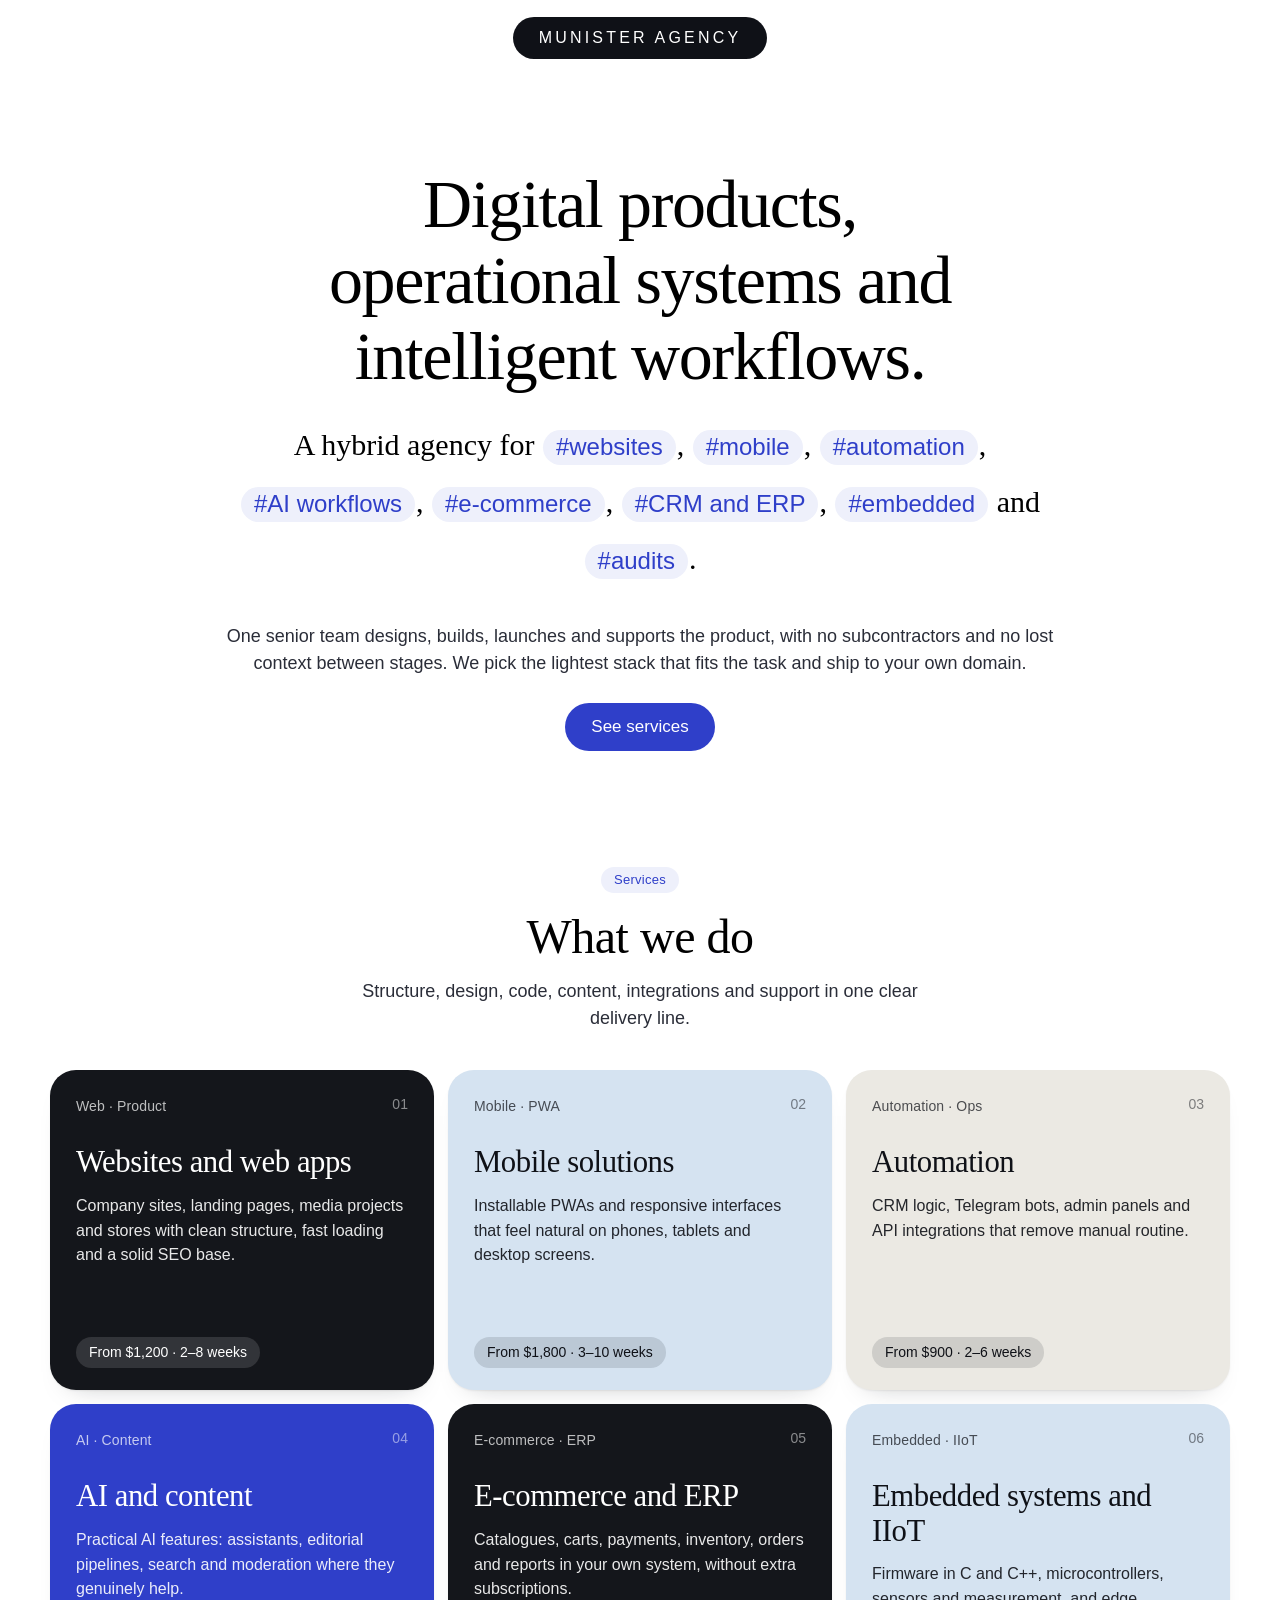
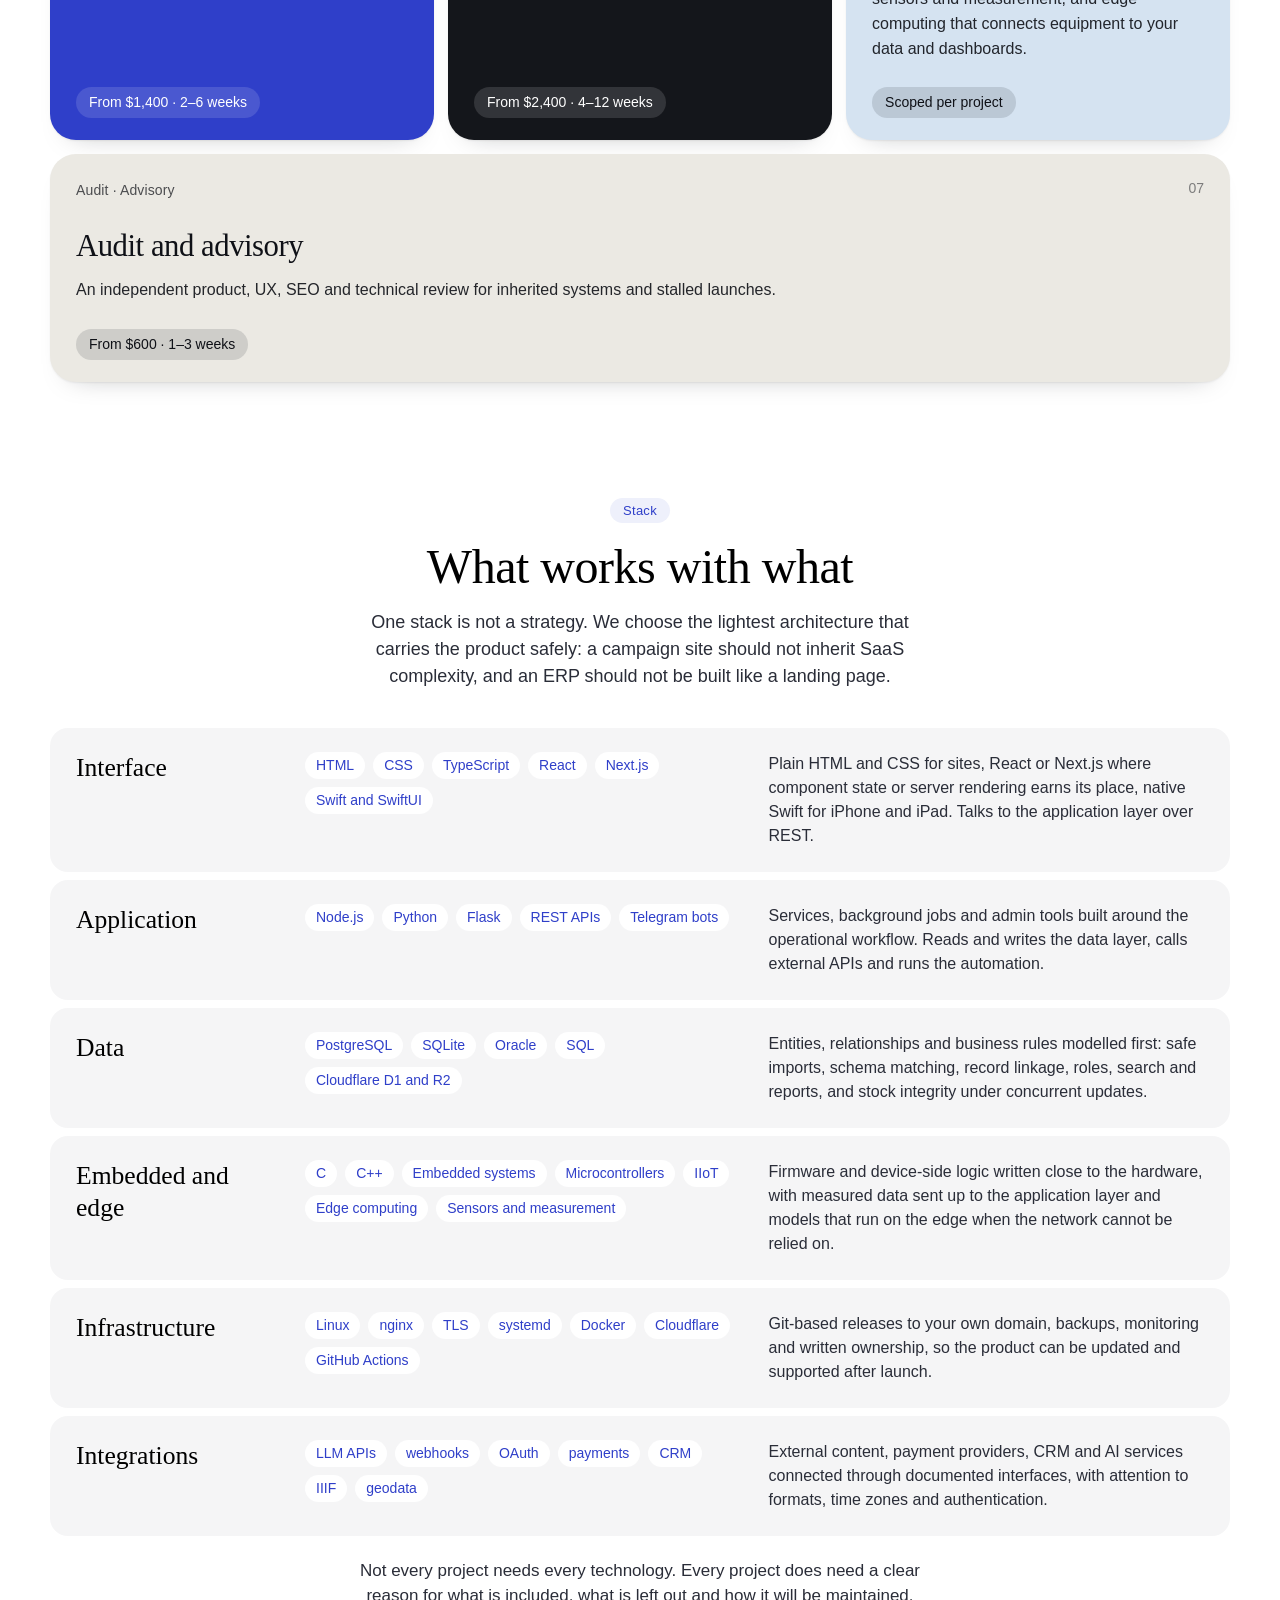
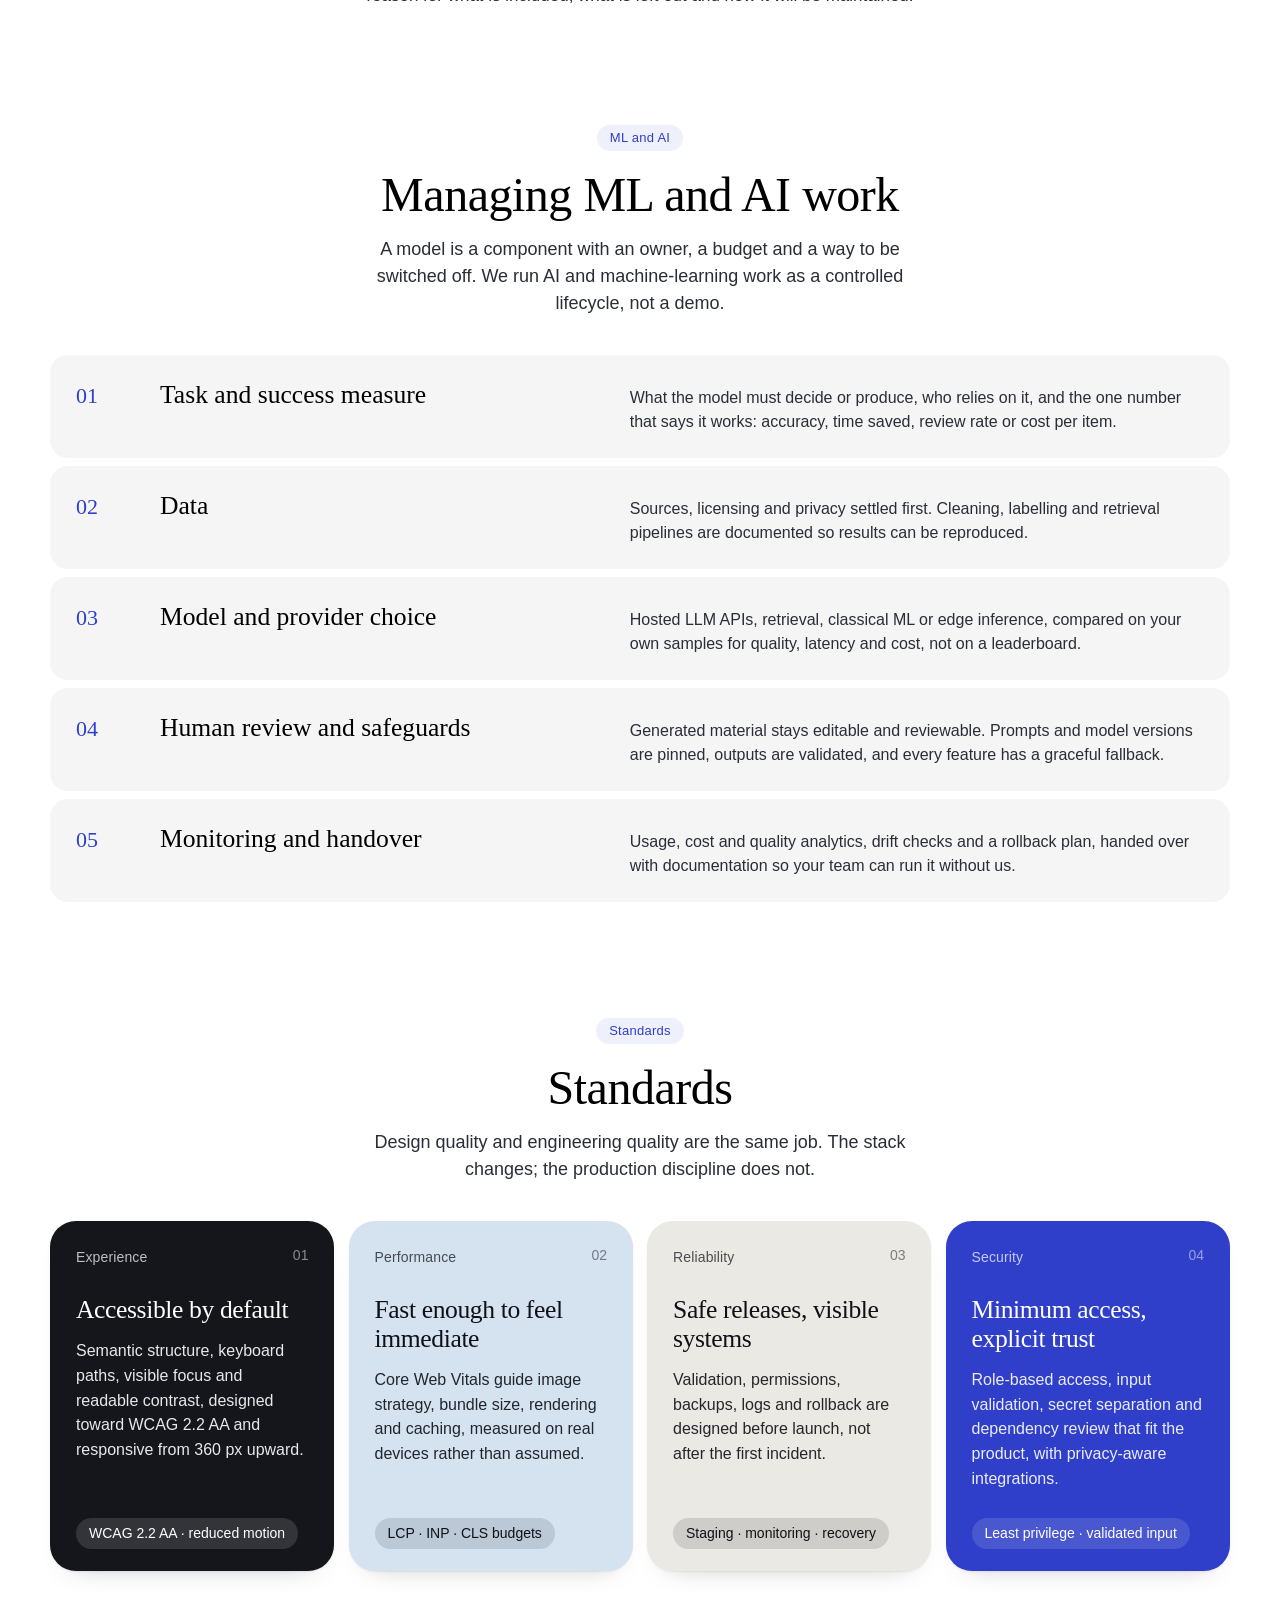
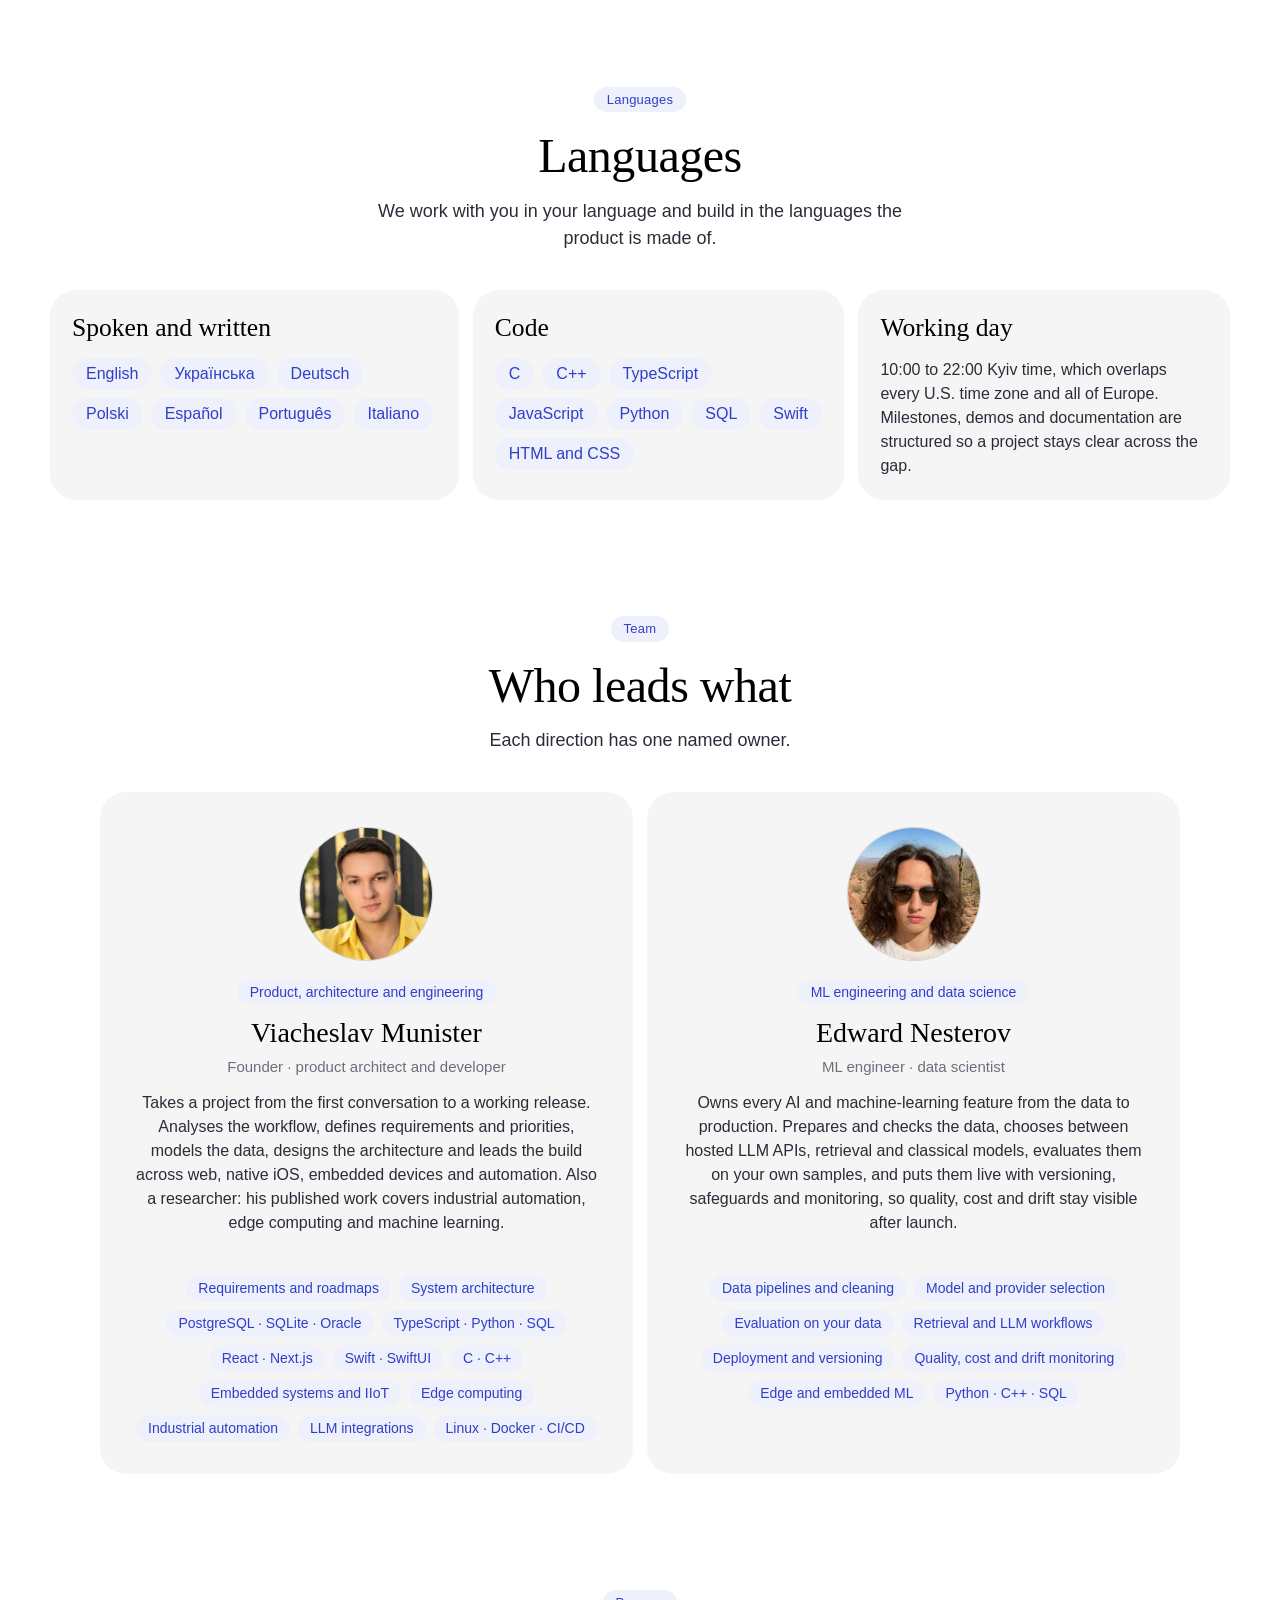
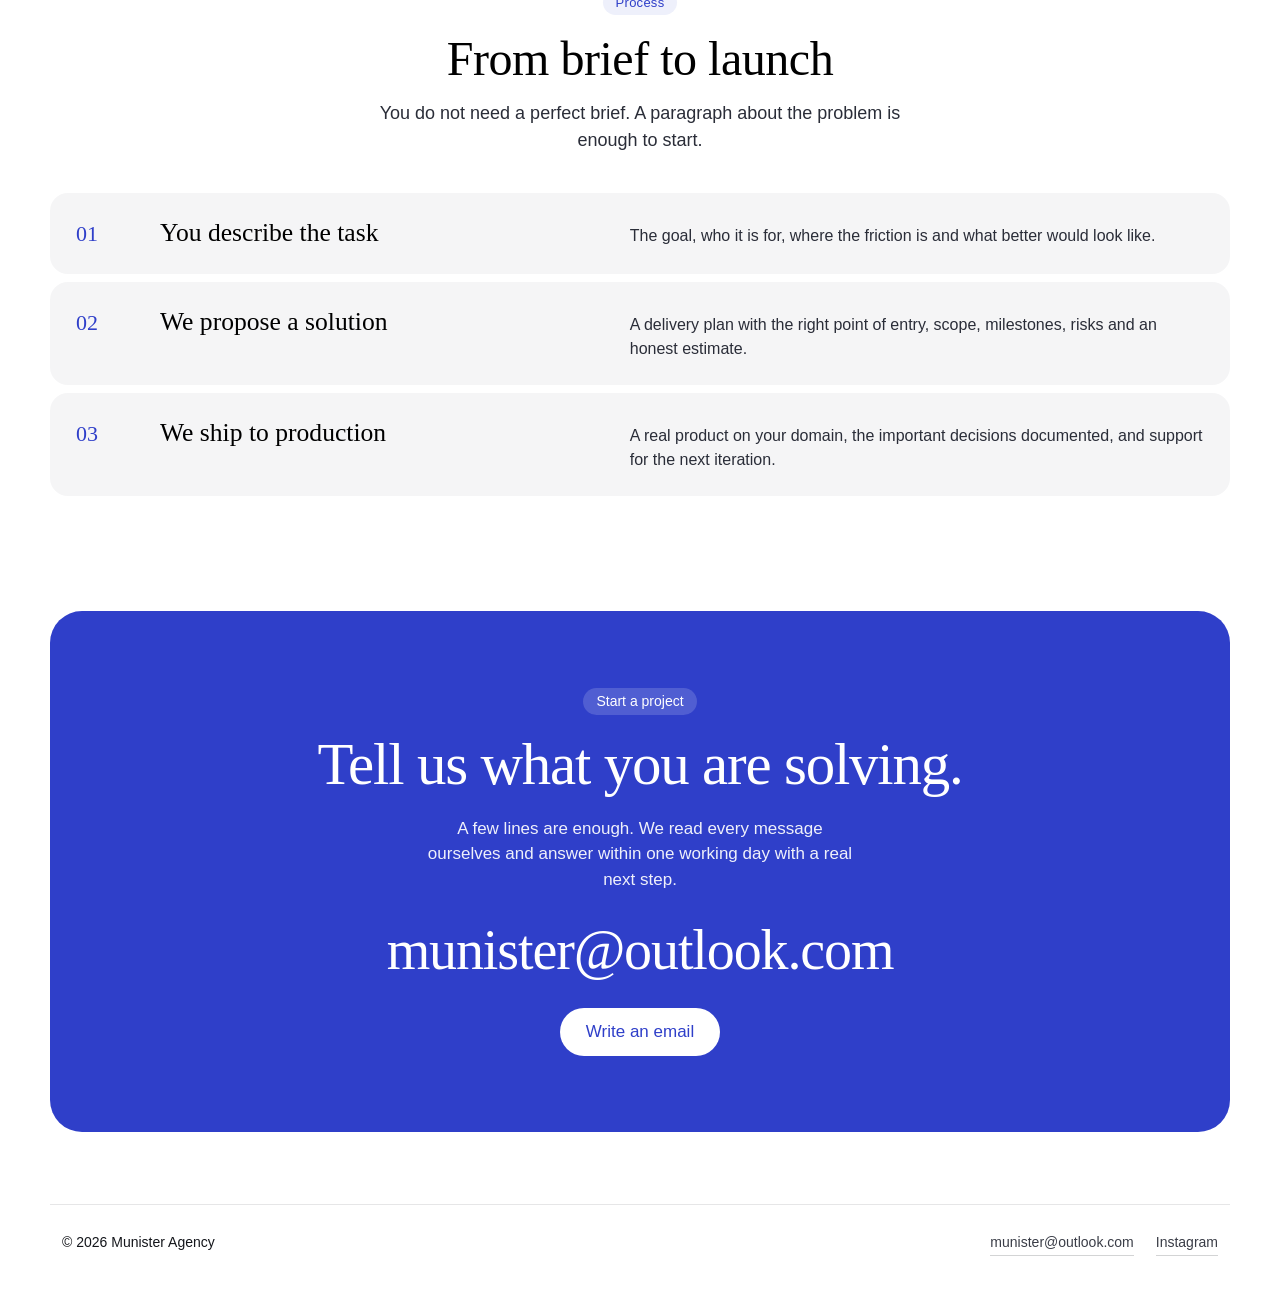
<file: index.html>
<!DOCTYPE html>
<html lang="en" prefix="og: https://ogp.me/ns#">
<head>
<meta charset="UTF-8">
<meta name="viewport" content="width=device-width, initial-scale=1.0, viewport-fit=cover">
<script src="site-protection.js?v=1"></script>

<title>Munister Agency · Digital products and systems</title>
<meta name="description" content="An independent hybrid agency: websites and web platforms, mobile and PWA, automation and AI workflows, e-commerce, CRM and ERP, embedded systems and IIoT, and technical audits. Designed, built and launched by one senior team, from $600.">
<meta name="author" content="Munister Agency">
<meta name="robots" content="index, follow, max-snippet:-1, max-image-preview:large">
<link rel="canonical" href="https://agency.munister.com.ua/">

<meta property="og:type" content="website">
<meta property="og:url" content="https://agency.munister.com.ua/">
<meta property="og:title" content="Munister Agency · Digital products and systems">
<meta property="og:description" content="Websites, mobile, automation, AI workflows, e-commerce, CRM and ERP, and technical audits from one senior team.">
<meta property="og:image" content="https://agency.munister.com.ua/cover.png?v=4">
<meta property="og:image:width" content="1200">
<meta property="og:image:height" content="630">
<meta property="og:image:type" content="image/png">
<meta property="og:image:alt" content="Munister Agency: digital products, systems and intelligent workflows.">
<meta property="og:locale" content="en_US">
<meta property="og:site_name" content="Munister Agency">
<meta name="twitter:card" content="summary_large_image">
<meta name="twitter:title" content="Munister Agency · Digital products and systems">
<meta name="twitter:description" content="Websites, mobile, automation, AI workflows, e-commerce, CRM and ERP, and technical audits from one senior team.">
<meta name="twitter:image" content="https://agency.munister.com.ua/cover.png?v=4">

<meta name="theme-color" content="#ffffff">
<link rel="icon" href="/favicon.ico" sizes="32x32">
<link rel="icon" href="/favicon.svg" type="image/svg+xml">
<link rel="icon" href="/favicon-32x32.png" type="image/png" sizes="32x32">
<link rel="icon" href="/favicon-16x16.png" type="image/png" sizes="16x16">
<link rel="apple-touch-icon" href="/apple-touch-icon.png" sizes="180x180">
<link rel="manifest" href="/manifest.json">

<script type="application/ld+json">
{
  "@context": "https://schema.org",
  "@type": "ProfessionalService",
  "name": "Munister Agency",
  "url": "https://agency.munister.com.ua/",
  "description": "Independent hybrid agency: websites and web platforms, mobile and PWA, automation and AI workflows, e-commerce, CRM and ERP, and technical audits.",
  "email": "munister@outlook.com",
  "areaServed": ["US", "EU"],
  "knowsAbout": ["Embedded systems", "C and C++", "Web development", "Product design", "Business automation", "AI workflows", "CRM", "ERP", "Technical audit"]
}
</script>

<link rel="stylesheet" href="agency.css?v=11">
</head>
<body class="th">

<a class="skip" href="#main">Skip to content</a>

<header class="site-head">
  <a class="wordmark" href="/">Munister Agency</a>
</header>

<main class="site-main" id="main">
<div class="shell">

  <section class="opening">
    <div class="opening-grid">
      <div class="opening-copy">
        <h1 class="claim">Digital products, operational systems and intelligent workflows.</h1>
        <p class="intro">A hybrid agency for <span class="nw"><a class="tag" href="#services">#websites</a>,</span> <span class="nw"><a class="tag" href="#services">#mobile</a>,</span> <span class="nw"><a class="tag" href="#services">#automation</a>,</span> <span class="nw"><a class="tag" href="#services">#AI workflows</a>,</span> <span class="nw"><a class="tag" href="#services">#e-commerce</a>,</span> <span class="nw"><a class="tag" href="#services">#CRM and ERP</a>,</span> <span class="nw"><a class="tag" href="#services">#embedded</a></span> and <a class="tag" href="#services">#audits</a>.</p>
      </div>
    </div>
    <div class="opening-bottom">
      <p class="support">One senior team designs, builds, launches and supports the product, with no subcontractors and no lost context between stages. We pick the lightest stack that fits the task and ship to your own domain.</p>
      <div class="actions">
        <a class="btn btn--solid btn--lg" href="#services">See services</a>
      </div>
    </div>
  </section>

  <section class="sec" id="services">
    <div class="sec-head">
      <div>
        <span class="eyebrow">Services</span>
        <h2>What we do</h2>
      </div>
      <p class="sec-note">Structure, design, code, content, integrations and support in one clear delivery line.</p>
    </div>
    <div class="featured">
      <article class="feat">
        <span class="role">Web · Product</span>
        <h3>Websites and web apps</h3>
        <p>Company sites, landing pages, media projects and stores with clean structure, fast loading and a solid SEO base.</p>
        <div class="meta"><span class="t">From $1,200 · 2–8 weeks</span></div>
      </article>
      <article class="feat">
        <span class="role">Mobile · PWA</span>
        <h3>Mobile solutions</h3>
        <p>Installable PWAs and responsive interfaces that feel natural on phones, tablets and desktop screens.</p>
        <div class="meta"><span class="t">From $1,800 · 3–10 weeks</span></div>
      </article>
      <article class="feat">
        <span class="role">Automation · Ops</span>
        <h3>Automation</h3>
        <p>CRM logic, Telegram bots, admin panels and API integrations that remove manual routine.</p>
        <div class="meta"><span class="t">From $900 · 2–6 weeks</span></div>
      </article>
      <article class="feat">
        <span class="role">AI · Content</span>
        <h3>AI and content</h3>
        <p>Practical AI features: assistants, editorial pipelines, search and moderation where they genuinely help.</p>
        <div class="meta"><span class="t">From $1,400 · 2–6 weeks</span></div>
      </article>
      <article class="feat">
        <span class="role">E-commerce · ERP</span>
        <h3>E-commerce and ERP</h3>
        <p>Catalogues, carts, payments, inventory, orders and reports in your own system, without extra subscriptions.</p>
        <div class="meta"><span class="t">From $2,400 · 4–12 weeks</span></div>
      </article>
      <article class="feat">
        <span class="role">Embedded · IIoT</span>
        <h3>Embedded systems and IIoT</h3>
        <p>Firmware in C and C++, microcontrollers, sensors and measurement, and edge computing that connects equipment to your data and dashboards.</p>
        <div class="meta"><span class="t">Scoped per project</span></div>
      </article>
      <article class="feat">
        <span class="role">Audit · Advisory</span>
        <h3>Audit and advisory</h3>
        <p>An independent product, UX, SEO and technical review for inherited systems and stalled launches.</p>
        <div class="meta"><span class="t">From $600 · 1–3 weeks</span></div>
      </article>
    </div>
  </section>

  <section class="sec" id="stack">
    <div class="sec-head">
      <div>
        <span class="eyebrow">Stack</span>
        <h2>What works with what</h2>
      </div>
      <p class="sec-note">One stack is not a strategy. We choose the lightest architecture that carries the product safely: a campaign site should not inherit SaaS complexity, and an ERP should not be built like a landing page.</p>
    </div>
    <ol class="layers">
      <li>
        <h3>Interface</h3>
        <ul class="chips"><li>HTML</li><li>CSS</li><li>TypeScript</li><li>React</li><li>Next.js</li><li>Swift and SwiftUI</li></ul>
        <p>Plain HTML and CSS for sites, React or Next.js where component state or server rendering earns its place, native Swift for iPhone and iPad. Talks to the application layer over REST.</p>
      </li>
      <li>
        <h3>Application</h3>
        <ul class="chips"><li>Node.js</li><li>Python</li><li>Flask</li><li>REST APIs</li><li>Telegram bots</li></ul>
        <p>Services, background jobs and admin tools built around the operational workflow. Reads and writes the data layer, calls external APIs and runs the automation.</p>
      </li>
      <li>
        <h3>Data</h3>
        <ul class="chips"><li>PostgreSQL</li><li>SQLite</li><li>Oracle</li><li>SQL</li><li>Cloudflare D1 and R2</li></ul>
        <p>Entities, relationships and business rules modelled first: safe imports, schema matching, record linkage, roles, search and reports, and stock integrity under concurrent updates.</p>
      </li>
      <li>
        <h3>Embedded and edge</h3>
        <ul class="chips"><li>C</li><li>C++</li><li>Embedded systems</li><li>Microcontrollers</li><li>IIoT</li><li>Edge computing</li><li>Sensors and measurement</li></ul>
        <p>Firmware and device-side logic written close to the hardware, with measured data sent up to the application layer and models that run on the edge when the network cannot be relied on.</p>
      </li>
      <li>
        <h3>Infrastructure</h3>
        <ul class="chips"><li>Linux</li><li>nginx</li><li>TLS</li><li>systemd</li><li>Docker</li><li>Cloudflare</li><li>GitHub Actions</li></ul>
        <p>Git-based releases to your own domain, backups, monitoring and written ownership, so the product can be updated and supported after launch.</p>
      </li>
      <li>
        <h3>Integrations</h3>
        <ul class="chips"><li>LLM APIs</li><li>webhooks</li><li>OAuth</li><li>payments</li><li>CRM</li><li>IIIF</li><li>geodata</li></ul>
        <p>External content, payment providers, CRM and AI services connected through documented interfaces, with attention to formats, time zones and authentication.</p>
      </li>
    </ol>
    <p class="foot-note">Not every project needs every technology. Every project does need a clear reason for what is included, what is left out and how it will be maintained.</p>
  </section>

  <section class="sec" id="ml">
    <div class="sec-head">
      <div>
        <span class="eyebrow">ML and AI</span>
        <h2>Managing ML and AI work</h2>
      </div>
      <p class="sec-note">A model is a component with an owner, a budget and a way to be switched off. We run AI and machine-learning work as a controlled lifecycle, not a demo.</p>
    </div>
    <ol class="steps">
      <li><i>01</i><h3>Task and success measure</h3><p>What the model must decide or produce, who relies on it, and the one number that says it works: accuracy, time saved, review rate or cost per item.</p></li>
      <li><i>02</i><h3>Data</h3><p>Sources, licensing and privacy settled first. Cleaning, labelling and retrieval pipelines are documented so results can be reproduced.</p></li>
      <li><i>03</i><h3>Model and provider choice</h3><p>Hosted LLM APIs, retrieval, classical ML or edge inference, compared on your own samples for quality, latency and cost, not on a leaderboard.</p></li>
      <li><i>04</i><h3>Human review and safeguards</h3><p>Generated material stays editable and reviewable. Prompts and model versions are pinned, outputs are validated, and every feature has a graceful fallback.</p></li>
      <li><i>05</i><h3>Monitoring and handover</h3><p>Usage, cost and quality analytics, drift checks and a rollback plan, handed over with documentation so your team can run it without us.</p></li>
    </ol>
  </section>

  <section class="sec" id="standards">
    <div class="sec-head">
      <div>
        <span class="eyebrow">Standards</span>
        <h2>Standards</h2>
      </div>
      <p class="sec-note">Design quality and engineering quality are the same job. The stack changes; the production discipline does not.</p>
    </div>
    <div class="featured featured--4">
      <article class="feat">
        <span class="role">Experience</span>
        <h3>Accessible by default</h3>
        <p>Semantic structure, keyboard paths, visible focus and readable contrast, designed toward WCAG 2.2 AA and responsive from 360 px upward.</p>
        <div class="meta"><span class="t">WCAG 2.2 AA · reduced motion</span></div>
      </article>
      <article class="feat">
        <span class="role">Performance</span>
        <h3>Fast enough to feel immediate</h3>
        <p>Core Web Vitals guide image strategy, bundle size, rendering and caching, measured on real devices rather than assumed.</p>
        <div class="meta"><span class="t">LCP · INP · CLS budgets</span></div>
      </article>
      <article class="feat">
        <span class="role">Reliability</span>
        <h3>Safe releases, visible systems</h3>
        <p>Validation, permissions, backups, logs and rollback are designed before launch, not after the first incident.</p>
        <div class="meta"><span class="t">Staging · monitoring · recovery</span></div>
      </article>
      <article class="feat">
        <span class="role">Security</span>
        <h3>Minimum access, explicit trust</h3>
        <p>Role-based access, input validation, secret separation and dependency review that fit the product, with privacy-aware integrations.</p>
        <div class="meta"><span class="t">Least privilege · validated input</span></div>
      </article>
    </div>
  </section>

  <section class="sec" id="languages">
    <div class="sec-head">
      <div>
        <span class="eyebrow">Languages</span>
        <h2>Languages</h2>
      </div>
      <p class="sec-note">We work with you in your language and build in the languages the product is made of.</p>
    </div>
    <div class="lang-groups">
      <div>
        <h3>Spoken and written</h3>
        <ul class="chips">
          <li>English</li><li>Українська</li><li>Deutsch</li><li>Polski</li><li>Español</li><li>Português</li><li>Italiano</li>
        </ul>
      </div>
      <div>
        <h3>Code</h3>
        <ul class="chips">
          <li>C</li><li>C++</li><li>TypeScript</li><li>JavaScript</li><li>Python</li><li>SQL</li><li>Swift</li><li>HTML and CSS</li>
        </ul>
      </div>
      <div>
        <h3>Working day</h3>
        <p>10:00 to 22:00 Kyiv time, which overlaps every U.S. time zone and all of Europe. Milestones, demos and documentation are structured so a project stays clear across the gap.</p>
      </div>
    </div>
  </section>

  <section class="sec" id="team">
    <div class="sec-head">
      <div>
        <span class="eyebrow">Team</span>
        <h2>Who leads what</h2>
      </div>
      <p class="sec-note">Each direction has one named owner.</p>
    </div>
    <ul class="people">
      <li>
        <img src="avatars/viacheslav-munister.webp" alt="Viacheslav Munister" width="320" height="320" loading="lazy" decoding="async">
        <span class="dir">Product, architecture and engineering</span>
        <h3>Viacheslav Munister</h3>
        <p class="role-line">Founder · product architect and developer</p>
        <p>Takes a project from the first conversation to a working release. Analyses the workflow, defines requirements and priorities, models the data, designs the architecture and leads the build across web, native iOS, embedded devices and automation. Also a researcher: his published work covers industrial automation, edge computing and machine learning.</p>
        <ul class="chips chips--center">
          <li>Requirements and roadmaps</li><li>System architecture</li><li>PostgreSQL · SQLite · Oracle</li><li>TypeScript · Python · SQL</li><li>React · Next.js</li><li>Swift · SwiftUI</li><li>C · C++</li><li>Embedded systems and IIoT</li><li>Edge computing</li><li>Industrial automation</li><li>LLM integrations</li><li>Linux · Docker · CI/CD</li>
        </ul>
      </li>
      <li>
        <img src="avatars/edward-nesterov.webp" alt="Edward Nesterov" width="320" height="320" loading="lazy" decoding="async">
        <span class="dir">ML engineering and data science</span>
        <h3>Edward Nesterov</h3>
        <p class="role-line">ML engineer · data scientist</p>
        <p>Owns every AI and machine-learning feature from the data to production. Prepares and checks the data, chooses between hosted LLM APIs, retrieval and classical models, evaluates them on your own samples, and puts them live with versioning, safeguards and monitoring, so quality, cost and drift stay visible after launch.</p>
        <ul class="chips chips--center">
          <li>Data pipelines and cleaning</li><li>Model and provider selection</li><li>Evaluation on your data</li><li>Retrieval and LLM workflows</li><li>Deployment and versioning</li><li>Quality, cost and drift monitoring</li><li>Edge and embedded ML</li><li>Python · C++ · SQL</li>
        </ul>
      </li>
    </ul>
  </section>

  <section class="sec" id="process">
    <div class="sec-head">
      <div>
        <span class="eyebrow">Process</span>
        <h2>From brief to launch</h2>
      </div>
      <p class="sec-note">You do not need a perfect brief. A paragraph about the problem is enough to start.</p>
    </div>
    <ol class="steps">
      <li><i>01</i><h3>You describe the task</h3><p>The goal, who it is for, where the friction is and what better would look like.</p></li>
      <li><i>02</i><h3>We propose a solution</h3><p>A delivery plan with the right point of entry, scope, milestones, risks and an honest estimate.</p></li>
      <li><i>03</i><h3>We ship to production</h3><p>A real product on your domain, the important decisions documented, and support for the next iteration.</p></li>
    </ol>
  </section>

  <section class="contact" id="contact" aria-labelledby="contact-title">
    <div class="contact-side">
      <div class="mono">Start a project</div>
      <h2 id="contact-title">Tell us what you are solving.</h2>
      <p>A few lines are enough. We read every message ourselves and answer within one working day with a real next step.</p>
      <a class="mail" href="mailto:munister@outlook.com?subject=Project%20inquiry">munister@outlook.com</a>
      <a class="btn btn--light" href="mailto:munister@outlook.com?subject=Project%20inquiry">Write an email</a>
    </div>

  </section>

  <footer class="foot">
    <span>© <span id="y"></span> Munister Agency</span>
    <span><a href="mailto:munister@outlook.com">munister@outlook.com</a><a href="https://instagram.com/munister.agency" target="_blank" rel="noopener">Instagram</a></span>
  </footer>

</div>
</main>

<script>
(function(){
  document.getElementById("y").textContent=new Date().getFullYear();
  /* sections ease in as they reach the screen; without JS or with reduced motion nothing is hidden */
  if(!("IntersectionObserver" in window)||matchMedia("(prefers-reduced-motion: reduce)").matches)return;
  var els=document.querySelectorAll(".sec-head,.featured .feat,.layers > li,.steps > li,.lang-groups > div,.people > li,.contact");
  document.documentElement.classList.add("js-reveal");
  var io=new IntersectionObserver(function(es){es.forEach(function(e){if(e.isIntersecting){e.target.classList.add("in");io.unobserve(e.target)}})},{rootMargin:"0px 0px -8% 0px"});
  els.forEach(function(el){io.observe(el)});
})();
</script>
</body>
</html>
</file>
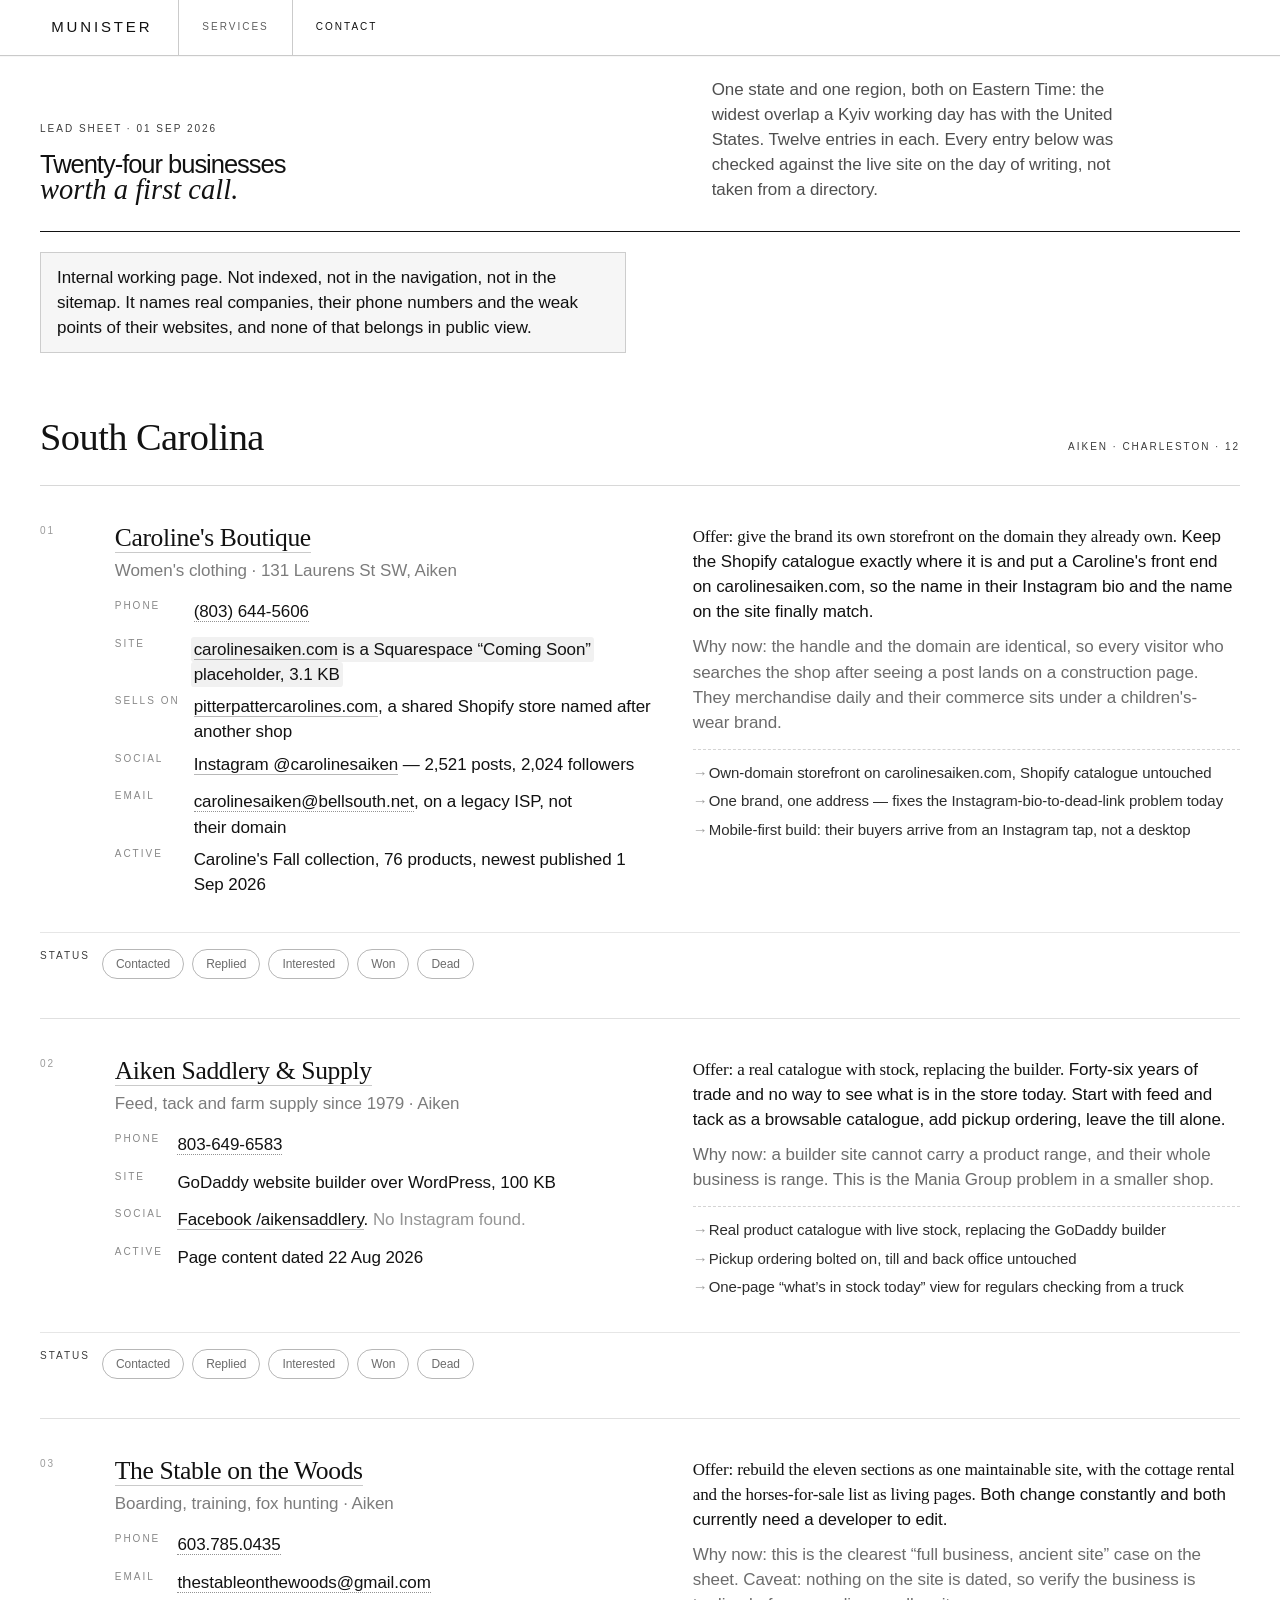
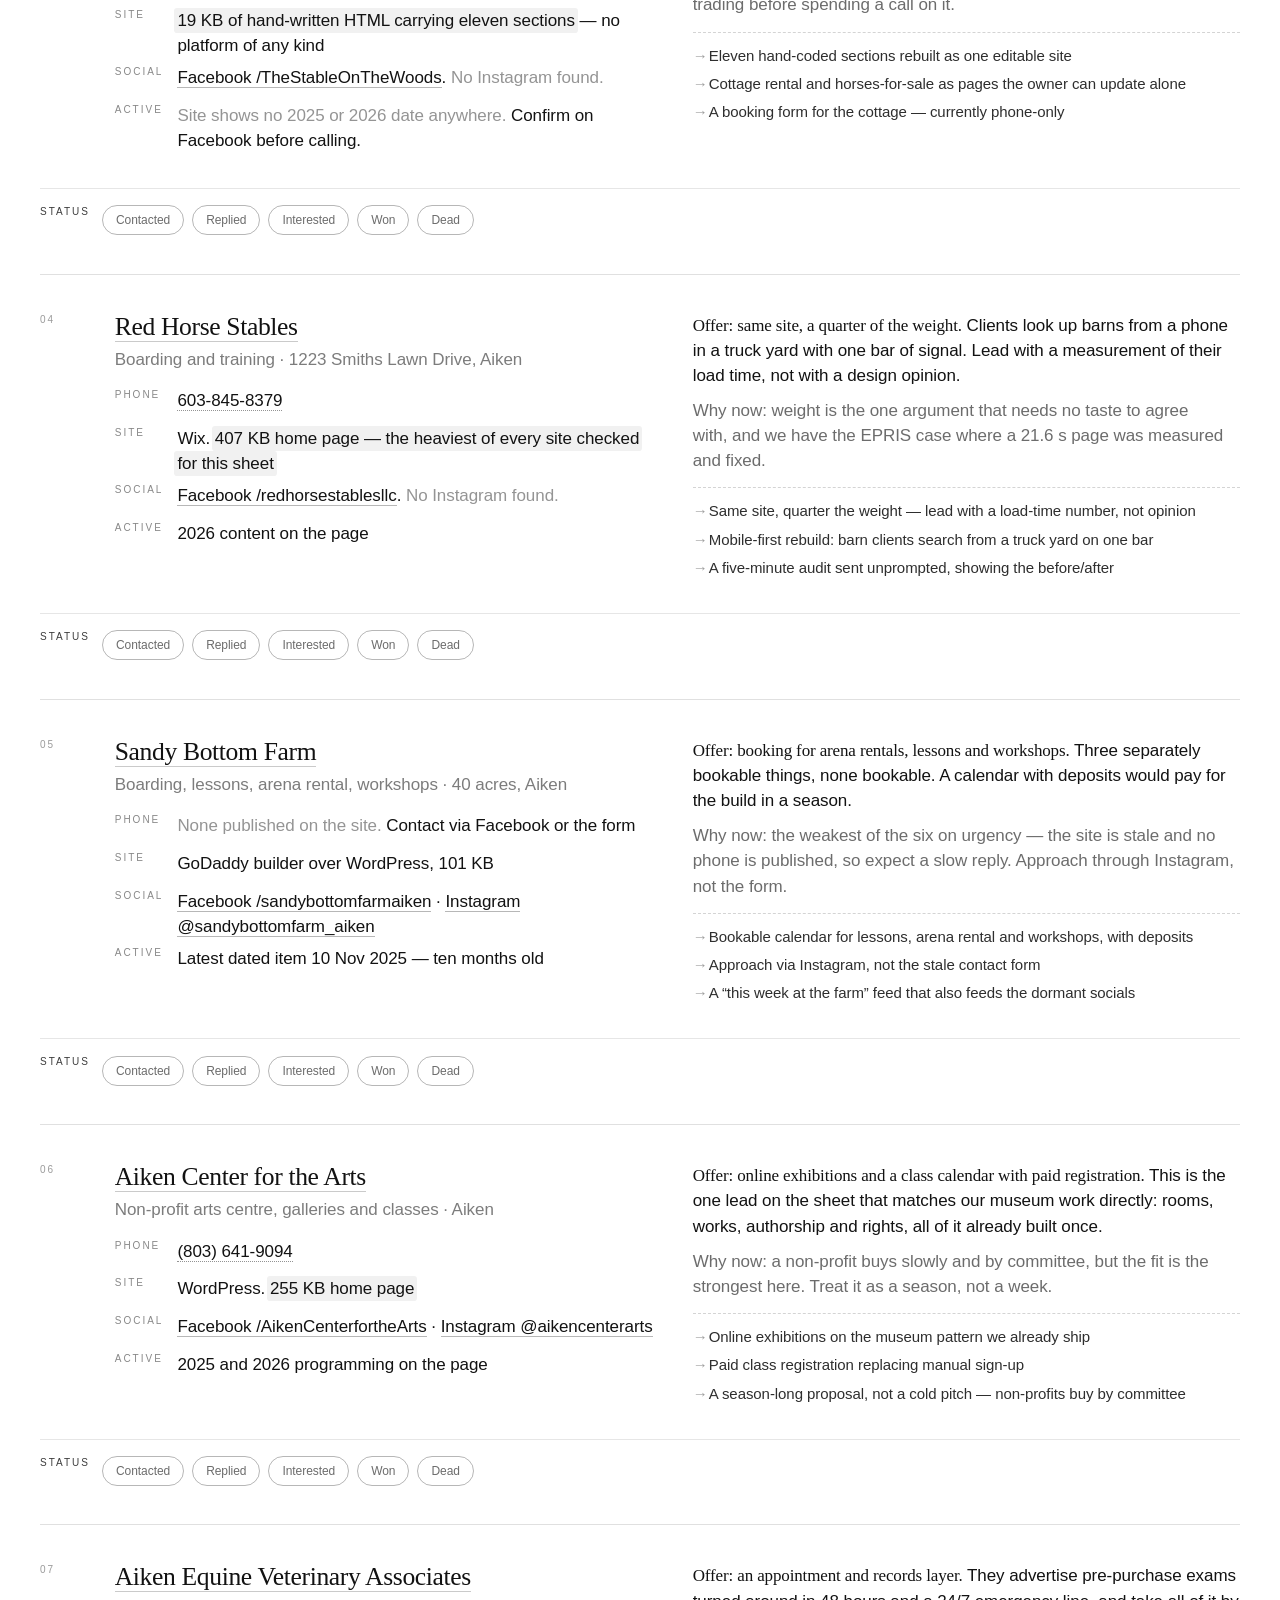
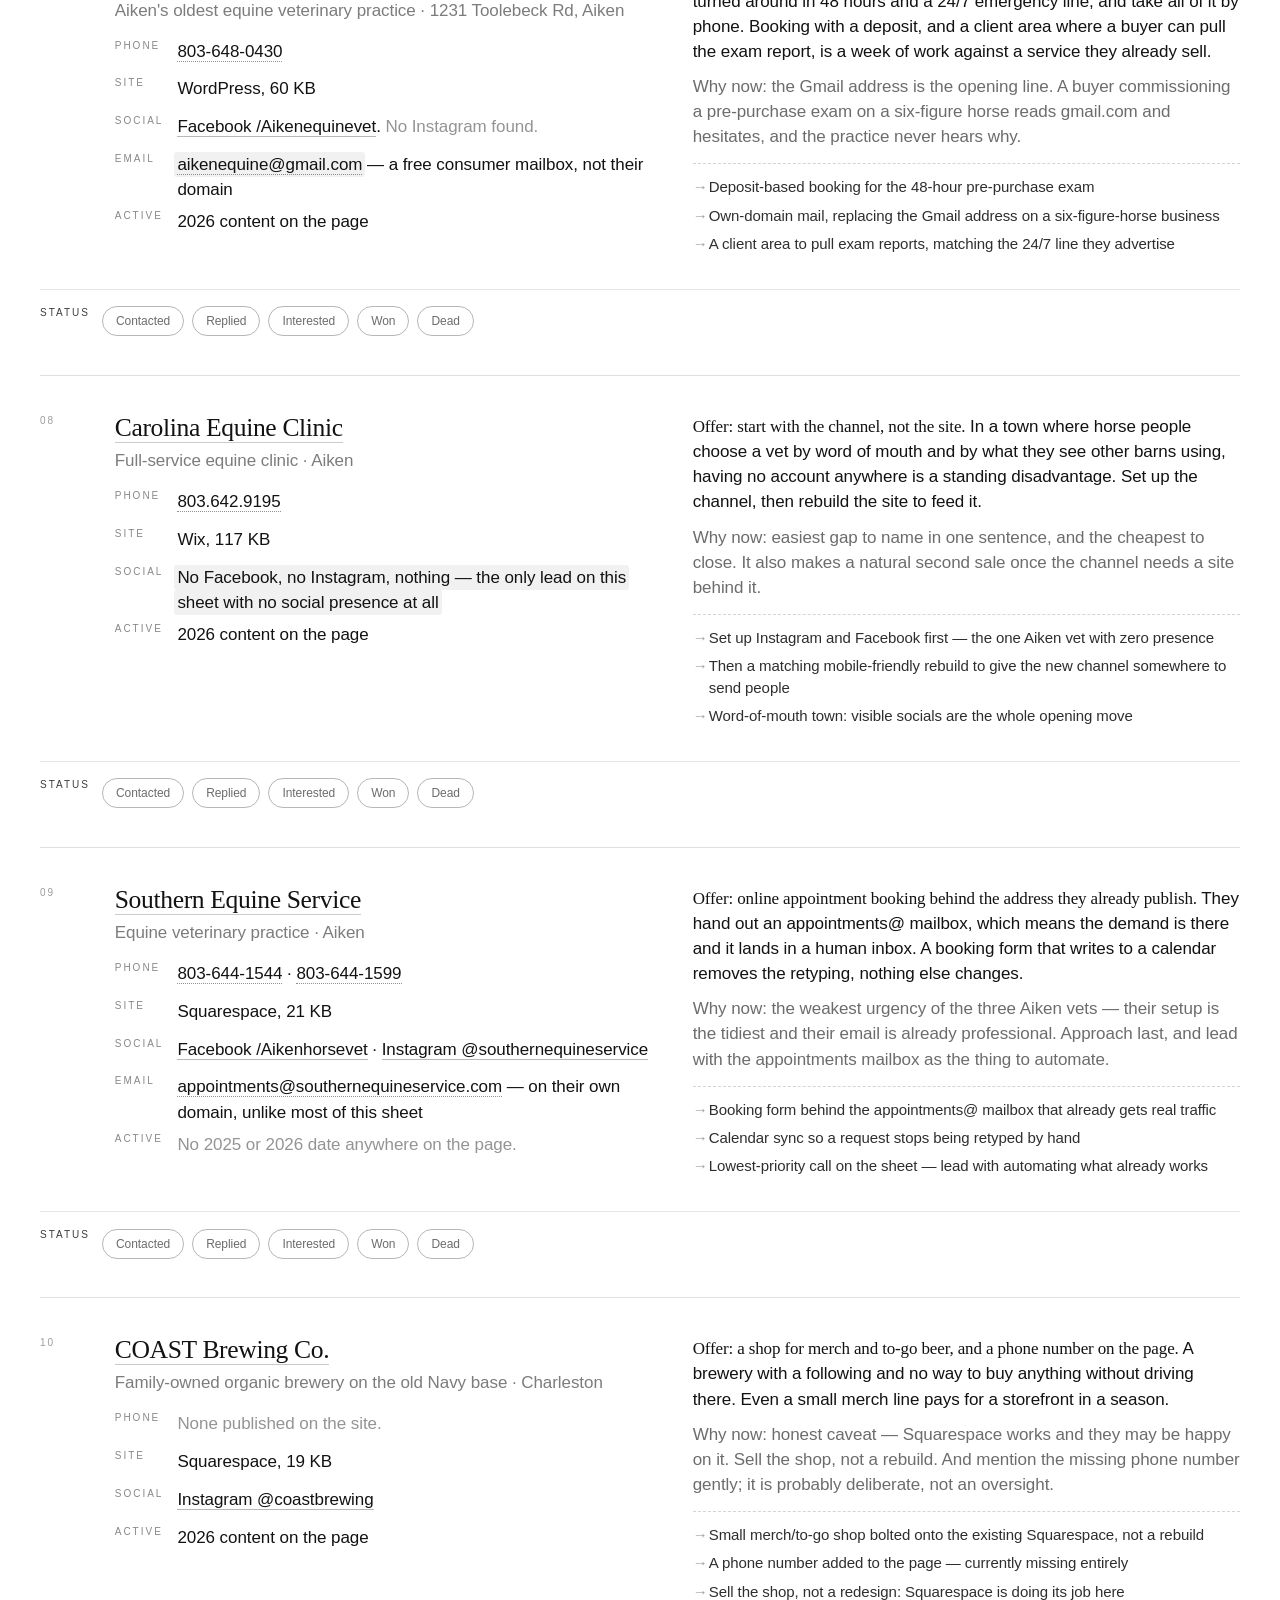
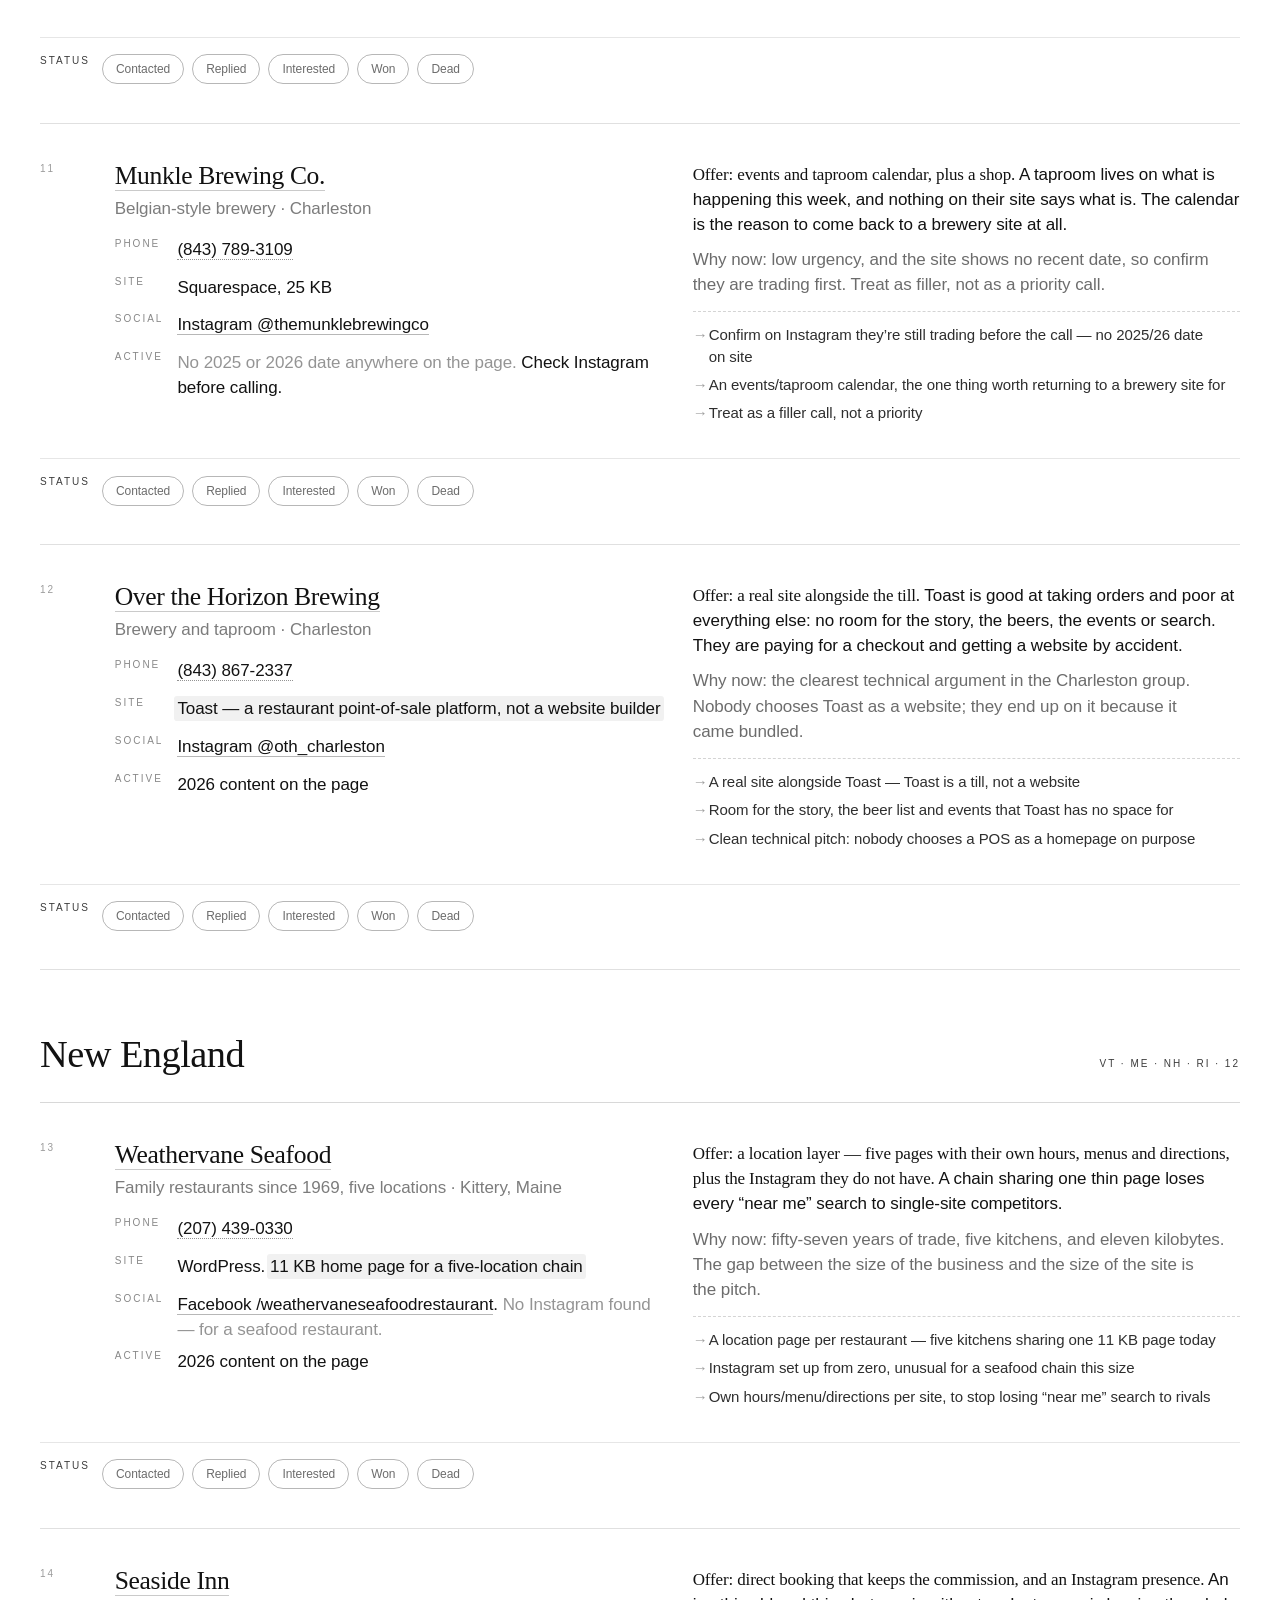
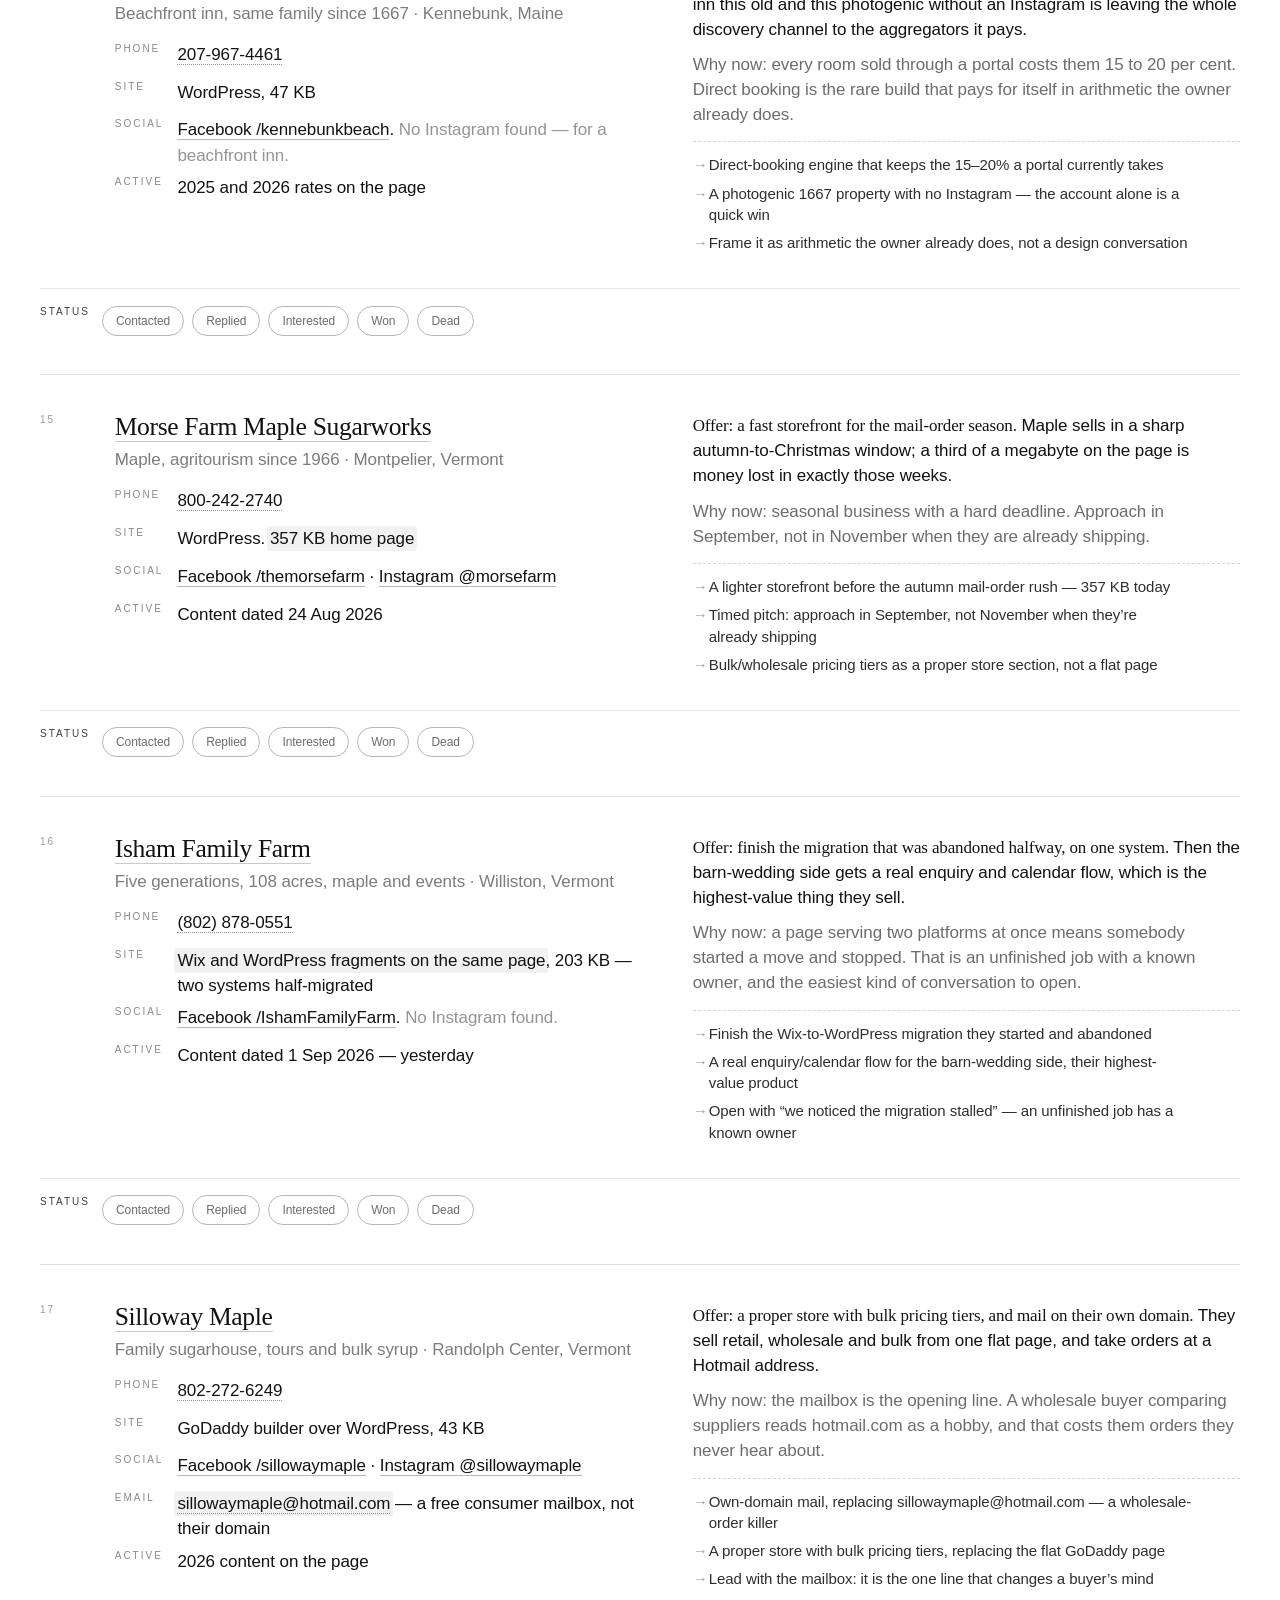
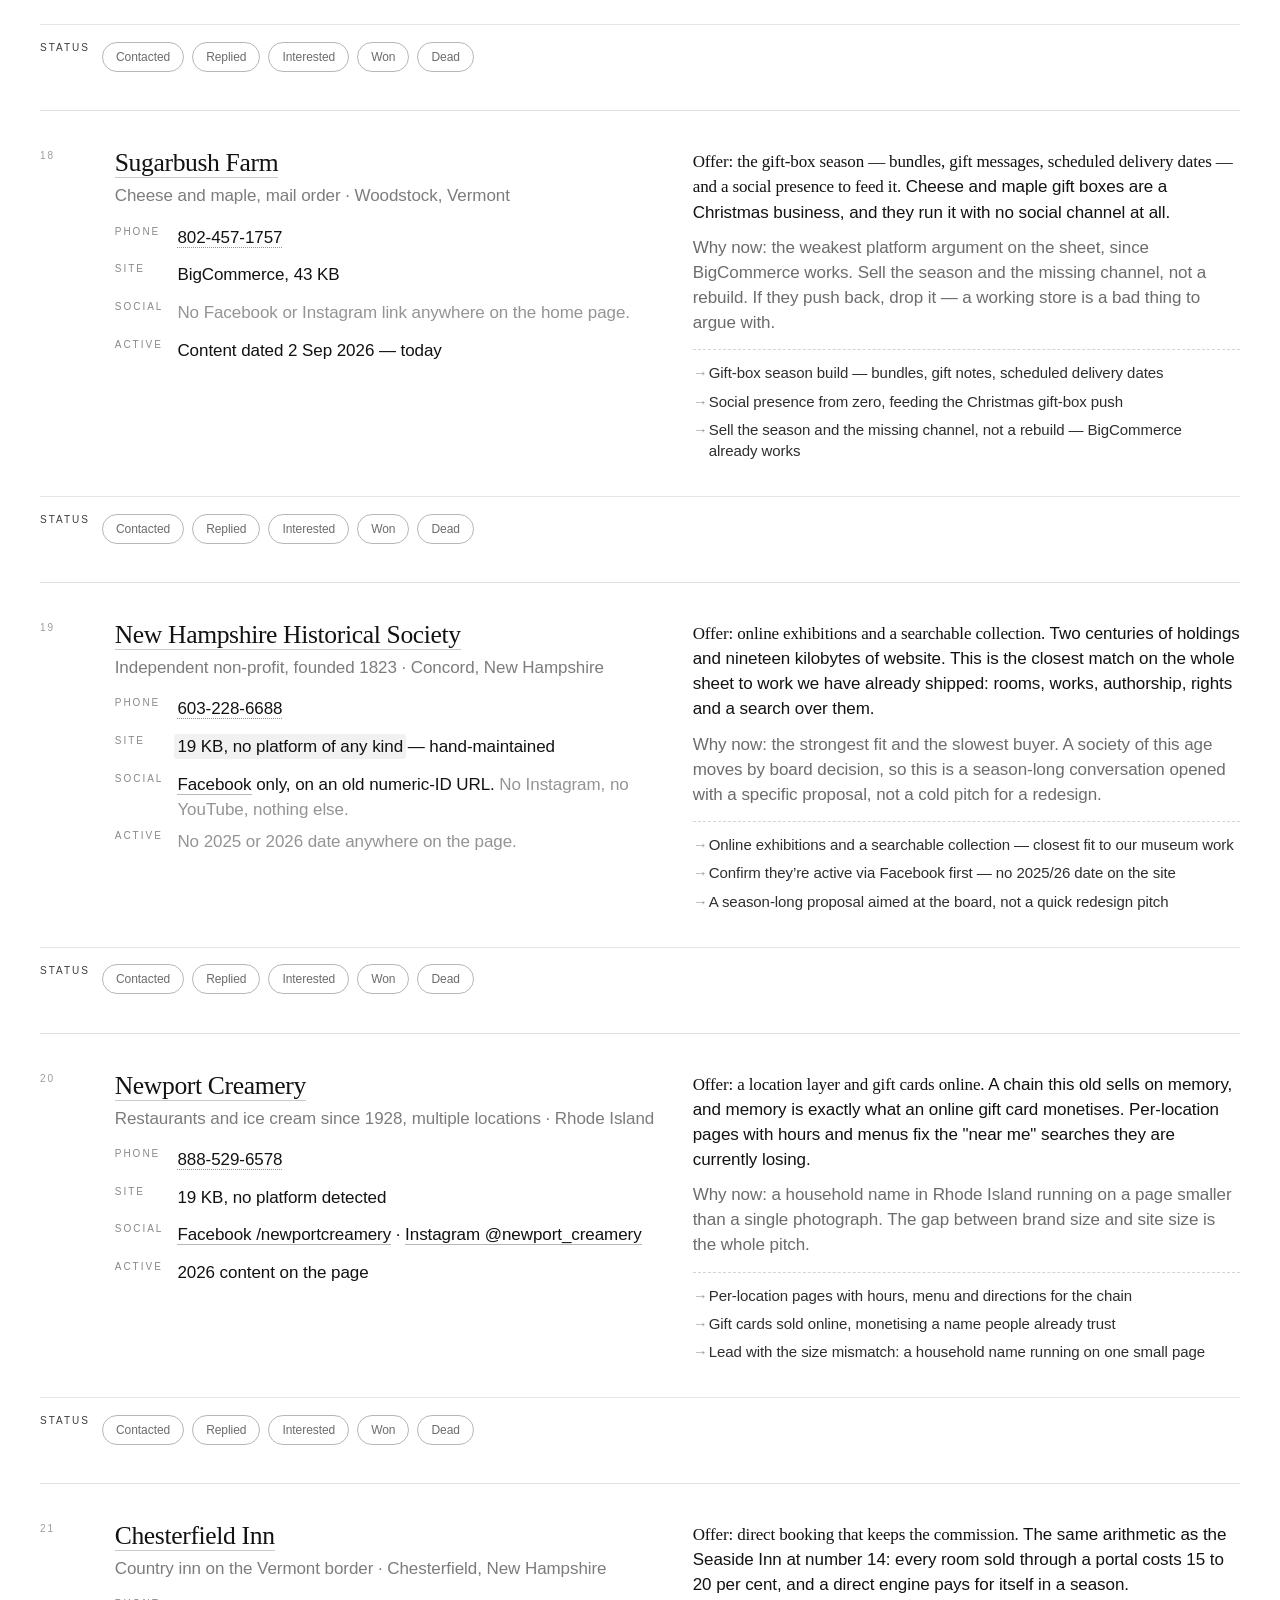
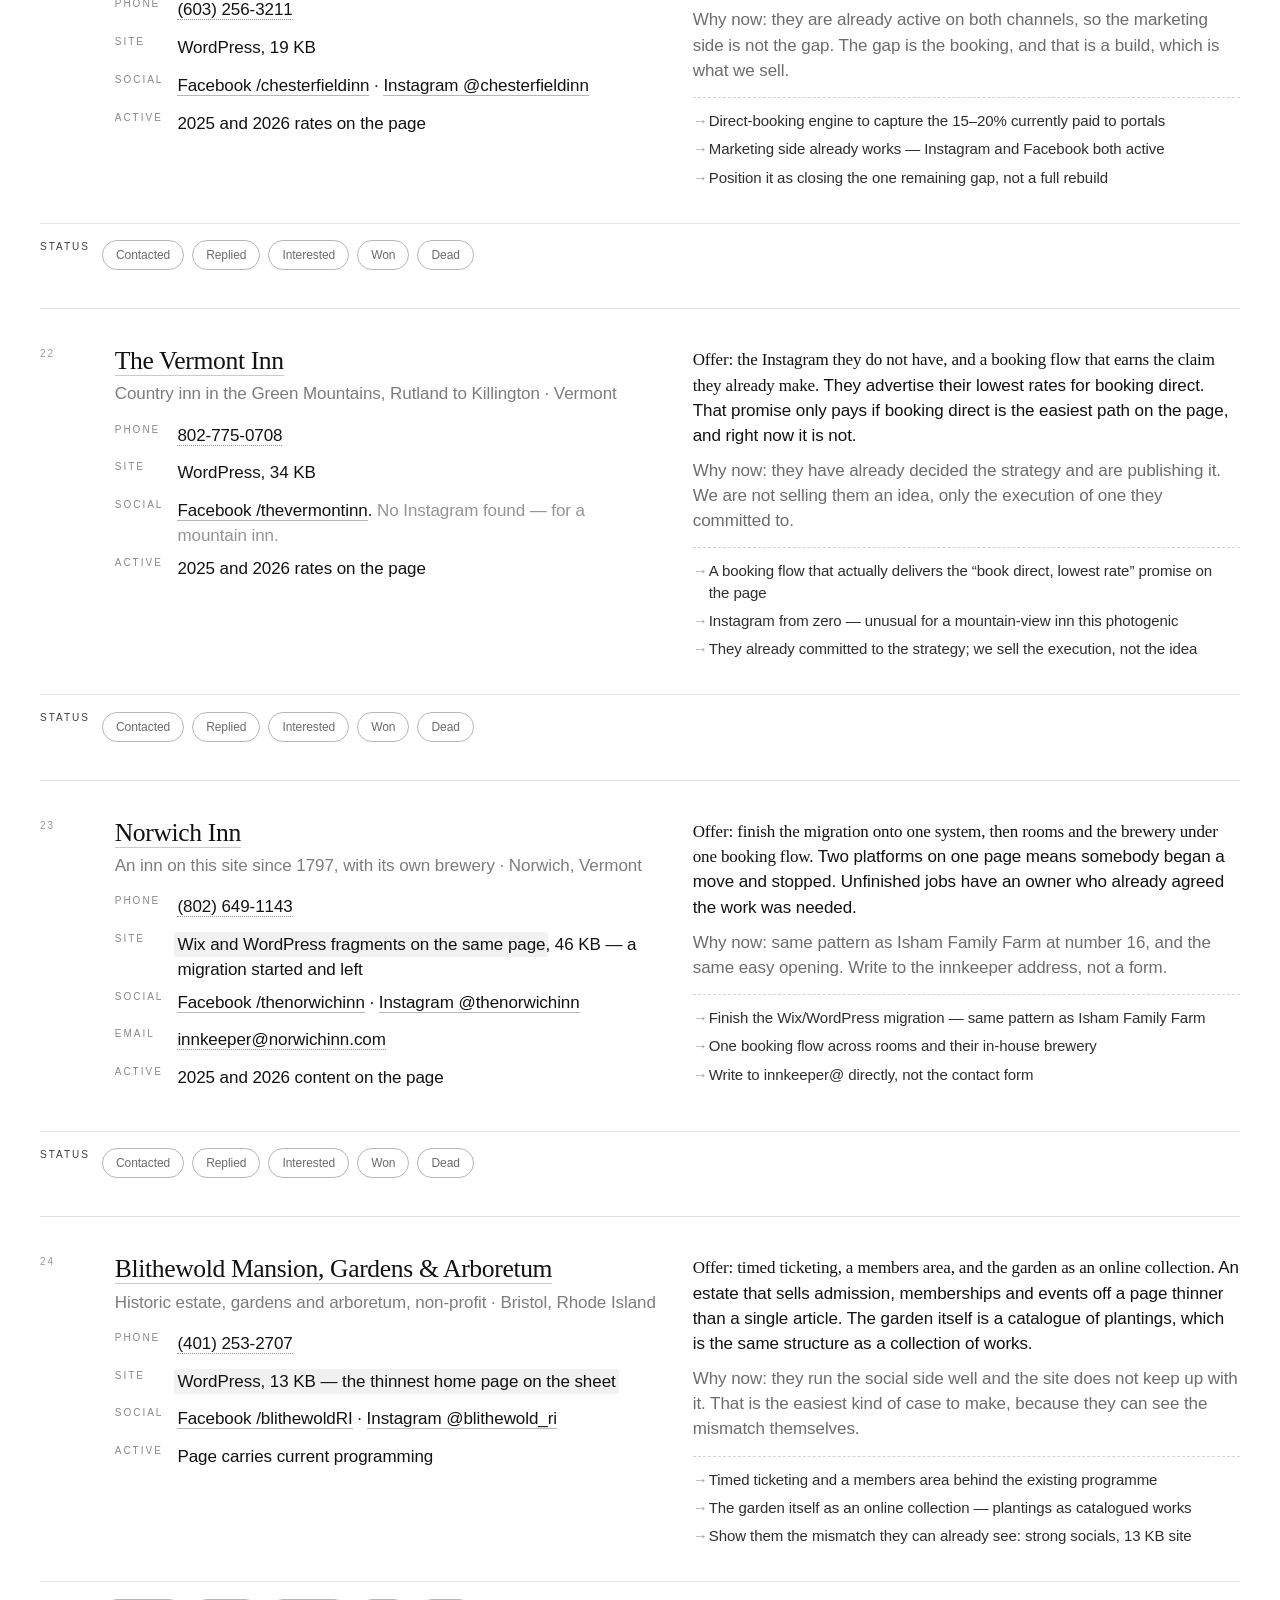
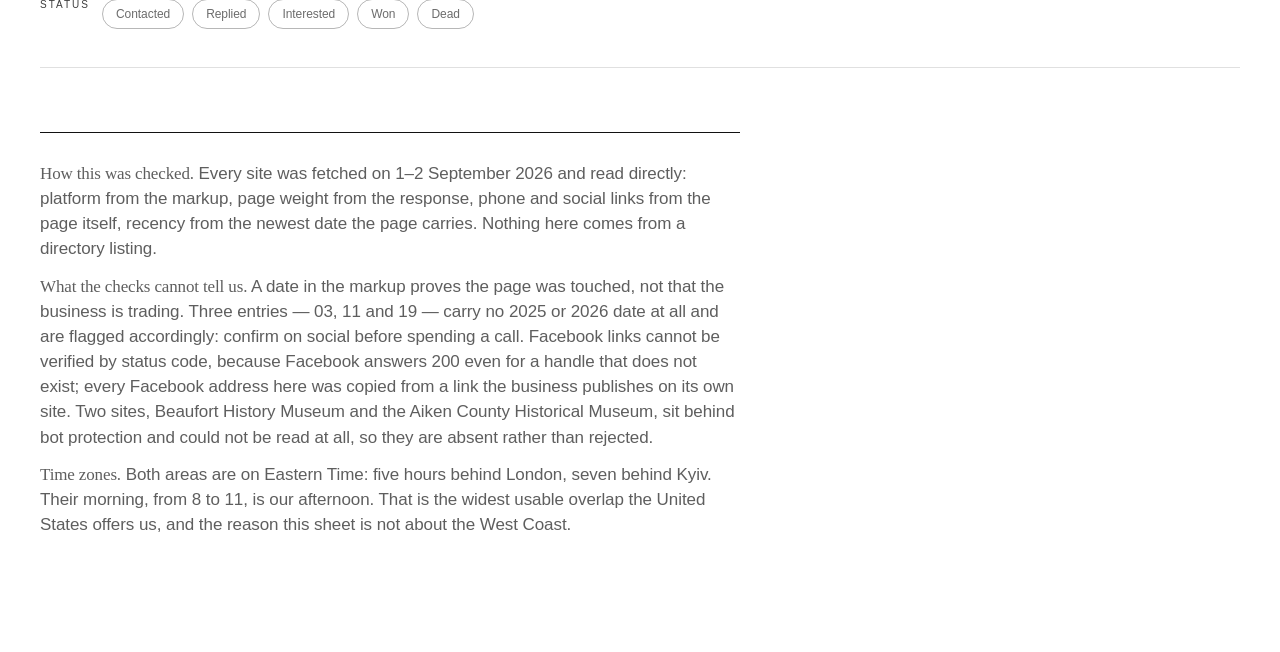
<file: daily/index.html>
<!DOCTYPE html>
<html lang="en">
<head>
  <meta charset="UTF-8" />
  <meta name="viewport" content="width=device-width, initial-scale=1.0, viewport-fit=cover" />

  <title>Lead sheet — internal — Munister Agency</title>

  <!-- Страница внутренняя. Здесь названы живые компании с телефонами и
       разбором слабых мест их сайтов: в поиске этому места нет, и в карту
       сайта она не входит. noindex закрывает индексацию, nofollow не даёт
       уйти по ссылкам, noarchive убирает сохранённую копию. -->
  <meta name="robots" content="noindex, nofollow, noarchive, nosnippet" />
  <meta name="googlebot" content="noindex, nofollow, noarchive, nosnippet" />
  <meta name="referrer" content="no-referrer" />

  <link rel="icon" href="../favicon.svg" type="image/svg+xml" />
  <link rel="stylesheet" href="../style.css?v=84" />
</head>
<body>

<a href="#leads" class="skip-link" tabindex="1">Skip to the list</a>

<nav class="nav" id="nav">
  <a href="/" class="nav-logo"><img class="nav-logo-mark" src="../assets/logo-badge.png?v=2" alt="" aria-hidden="true" width="512" height="512" />Munister</a>
  <div class="nav-links" id="nav-links">
    <a href="/#services">Services</a>
    <a href="/#contact" class="nav-cta">Contact</a>
  </div>
</nav>

<section class="daily" id="leads">
  <div class="container">

    <header class="daily-head">
      <div>
        <p class="section-tag-light">Lead sheet · 01 Sep 2026</p>
        <h1 class="f-display"><span>Twenty-four businesses</span><br/><em>worth a first call.</em></h1>
      </div>
      <p class="daily-head-right">One state and one region, both on Eastern Time: the widest overlap a Kyiv working day has with the United States. Twelve entries in each. Every entry below was checked against the live site on the day of writing, not taken from a directory.</p>
    </header>

    <p class="daily-private">Internal working page. Not indexed, not in the navigation, not in the sitemap. It names real companies, their phone numbers and the weak points of their websites, and none of that belongs in public view.</p>

    <div class="daily-group">
      <div class="daily-group-head">
        <h2>South Carolina</h2>
        <p class="section-tag-light n">Aiken · Charleston · 12</p>
      </div>

      <ul class="daily-list">

        <li class="lead">
          <p class="lead-num section-tag-light">01</p>
          <div>
            <h3 class="lead-name"><a href="https://www.pitterpattercarolines.com/" target="_blank" rel="noopener noreferrer external">Caroline's Boutique</a></h3>
            <p class="lead-where">Women's clothing · 131 Laurens St SW, Aiken</p>
            <dl class="lead-facts">
              <dt class="section-tag-light">Phone</dt><dd><a href="tel:+18036445606">(803) 644-5606</a></dd>
              <dt class="section-tag-light">Site</dt><dd><span class="lead-flag"><a href="https://carolinesaiken.com/" target="_blank" rel="noopener noreferrer external">carolinesaiken.com</a> is a Squarespace “Coming Soon” placeholder, 3.1 KB</span></dd>
              <dt class="section-tag-light">Sells on</dt><dd><a href="https://www.pitterpattercarolines.com/" target="_blank" rel="noopener noreferrer external">pitterpattercarolines.com</a>, a shared Shopify store named after another shop</dd>
              <dt class="section-tag-light">Social</dt><dd><a class="soc" href="https://www.instagram.com/carolinesaiken/" target="_blank" rel="noopener noreferrer external">Instagram @carolinesaiken</a> — 2,521 posts, 2,024 followers</dd>
              <dt class="section-tag-light">Email</dt><dd><a href="mailto:carolinesaiken@bellsouth.net">carolinesaiken@bellsouth.net</a>, on a legacy ISP, not their domain</dd>
              <dt class="section-tag-light">Active</dt><dd>Caroline's Fall collection, 76 products, newest published 1 Sep 2026</dd>
            </dl>
          </div>
          <div class="lead-offer">
            <p><b>Offer: give the brand its own storefront on the domain they already own.</b> Keep the Shopify catalogue exactly where it is and put a Caroline's front end on carolinesaiken.com, so the name in their Instagram bio and the name on the site finally match.</p>
            <p class="why">Why now: the handle and the domain are identical, so every visitor who searches the shop after seeing a post lands on a construction page. They merchandise daily and their commerce sits under a children's-wear brand.</p>
          
            <ul class="lead-pitch">
              <li>Own-domain storefront on carolinesaiken.com, Shopify catalogue untouched</li>
              <li>One brand, one address — fixes the Instagram-bio-to-dead-link problem today</li>
              <li>Mobile-first build: their buyers arrive from an Instagram tap, not a desktop</li>
            </ul>
          </div>
          <div class="lead-status" data-lead="01">
            <span class="lead-status-label section-tag-light">Status</span>
            <div class="lead-status-btns" role="group" aria-label="Status for lead 01">
              <button type="button" class="status-btn" data-status="contacted">Contacted</button>
              <button type="button" class="status-btn" data-status="replied">Replied</button>
              <button type="button" class="status-btn" data-status="interested">Interested</button>
              <button type="button" class="status-btn" data-status="won">Won</button>
              <button type="button" class="status-btn" data-status="dead">Dead</button>
            </div>
          </div>
        
        </li>

        <li class="lead">
          <p class="lead-num section-tag-light">02</p>
          <div>
            <h3 class="lead-name"><a href="https://www.aikensaddlery.com/" target="_blank" rel="noopener noreferrer external">Aiken Saddlery &amp; Supply</a></h3>
            <p class="lead-where">Feed, tack and farm supply since 1979 · Aiken</p>
            <dl class="lead-facts">
              <dt class="section-tag-light">Phone</dt><dd><a href="tel:+18036496583">803-649-6583</a></dd>
              <dt class="section-tag-light">Site</dt><dd>GoDaddy website builder over WordPress, 100 KB</dd>
              <dt class="section-tag-light">Social</dt><dd><a class="soc" href="https://www.facebook.com/aikensaddlery/" target="_blank" rel="noopener noreferrer external">Facebook /aikensaddlery</a>. <span class="lead-none">No Instagram found.</span></dd>
              <dt class="section-tag-light">Active</dt><dd>Page content dated 22 Aug 2026</dd>
            </dl>
          </div>
          <div class="lead-offer">
            <p><b>Offer: a real catalogue with stock, replacing the builder.</b> Forty-six years of trade and no way to see what is in the store today. Start with feed and tack as a browsable catalogue, add pickup ordering, leave the till alone.</p>
            <p class="why">Why now: a builder site cannot carry a product range, and their whole business is range. This is the Mania Group problem in a smaller shop.</p>
          
            <ul class="lead-pitch">
              <li>Real product catalogue with live stock, replacing the GoDaddy builder</li>
              <li>Pickup ordering bolted on, till and back office untouched</li>
              <li>One-page “what’s in stock today” view for regulars checking from a truck</li>
            </ul>
          </div>
          <div class="lead-status" data-lead="02">
            <span class="lead-status-label section-tag-light">Status</span>
            <div class="lead-status-btns" role="group" aria-label="Status for lead 02">
              <button type="button" class="status-btn" data-status="contacted">Contacted</button>
              <button type="button" class="status-btn" data-status="replied">Replied</button>
              <button type="button" class="status-btn" data-status="interested">Interested</button>
              <button type="button" class="status-btn" data-status="won">Won</button>
              <button type="button" class="status-btn" data-status="dead">Dead</button>
            </div>
          </div>
        
        </li>

        <li class="lead">
          <p class="lead-num section-tag-light">03</p>
          <div>
            <h3 class="lead-name"><a href="https://www.thestableonthewoods.com/" target="_blank" rel="noopener noreferrer external">The Stable on the Woods</a></h3>
            <p class="lead-where">Boarding, training, fox hunting · Aiken</p>
            <dl class="lead-facts">
              <dt class="section-tag-light">Phone</dt><dd><a href="tel:+16037850435">603.785.0435</a></dd>
              <dt class="section-tag-light">Email</dt><dd><a href="mailto:thestableonthewoods@gmail.com">thestableonthewoods@gmail.com</a></dd>
              <dt class="section-tag-light">Site</dt><dd><span class="lead-flag">19 KB of hand-written HTML carrying eleven sections</span> — no platform of any kind</dd>
              <dt class="section-tag-light">Social</dt><dd><a class="soc" href="https://www.facebook.com/TheStableOnTheWoods/" target="_blank" rel="noopener noreferrer external">Facebook /TheStableOnTheWoods</a>. <span class="lead-none">No Instagram found.</span></dd>
              <dt class="section-tag-light">Active</dt><dd><span class="lead-none">Site shows no 2025 or 2026 date anywhere.</span> Confirm on Facebook before calling.</dd>
            </dl>
          </div>
          <div class="lead-offer">
            <p><b>Offer: rebuild the eleven sections as one maintainable site, with the cottage rental and the horses-for-sale list as living pages.</b> Both change constantly and both currently need a developer to edit.</p>
            <p class="why">Why now: this is the clearest “full business, ancient site” case on the sheet. Caveat: nothing on the site is dated, so verify the business is trading before spending a call on it.</p>
          
            <ul class="lead-pitch">
              <li>Eleven hand-coded sections rebuilt as one editable site</li>
              <li>Cottage rental and horses-for-sale as pages the owner can update alone</li>
              <li>A booking form for the cottage — currently phone-only</li>
            </ul>
          </div>
          <div class="lead-status" data-lead="03">
            <span class="lead-status-label section-tag-light">Status</span>
            <div class="lead-status-btns" role="group" aria-label="Status for lead 03">
              <button type="button" class="status-btn" data-status="contacted">Contacted</button>
              <button type="button" class="status-btn" data-status="replied">Replied</button>
              <button type="button" class="status-btn" data-status="interested">Interested</button>
              <button type="button" class="status-btn" data-status="won">Won</button>
              <button type="button" class="status-btn" data-status="dead">Dead</button>
            </div>
          </div>
        
        </li>

        <li class="lead">
          <p class="lead-num section-tag-light">04</p>
          <div>
            <h3 class="lead-name"><a href="https://www.redhorsestablesllc.com/" target="_blank" rel="noopener noreferrer external">Red Horse Stables</a></h3>
            <p class="lead-where">Boarding and training · 1223 Smiths Lawn Drive, Aiken</p>
            <dl class="lead-facts">
              <dt class="section-tag-light">Phone</dt><dd><a href="tel:+16038458379">603-845-8379</a></dd>
              <dt class="section-tag-light">Site</dt><dd>Wix. <span class="lead-flag">407 KB home page — the heaviest of every site checked for this sheet</span></dd>
              <dt class="section-tag-light">Social</dt><dd><a class="soc" href="https://www.facebook.com/redhorsestablesllc/" target="_blank" rel="noopener noreferrer external">Facebook /redhorsestablesllc</a>. <span class="lead-none">No Instagram found.</span></dd>
              <dt class="section-tag-light">Active</dt><dd>2026 content on the page</dd>
            </dl>
          </div>
          <div class="lead-offer">
            <p><b>Offer: same site, a quarter of the weight.</b> Clients look up barns from a phone in a truck yard with one bar of signal. Lead with a measurement of their load time, not with a design opinion.</p>
            <p class="why">Why now: weight is the one argument that needs no taste to agree with, and we have the EPRIS case where a 21.6 s page was measured and fixed.</p>
          
            <ul class="lead-pitch">
              <li>Same site, quarter the weight — lead with a load-time number, not opinion</li>
              <li>Mobile-first rebuild: barn clients search from a truck yard on one bar</li>
              <li>A five-minute audit sent unprompted, showing the before/after</li>
            </ul>
          </div>
          <div class="lead-status" data-lead="04">
            <span class="lead-status-label section-tag-light">Status</span>
            <div class="lead-status-btns" role="group" aria-label="Status for lead 04">
              <button type="button" class="status-btn" data-status="contacted">Contacted</button>
              <button type="button" class="status-btn" data-status="replied">Replied</button>
              <button type="button" class="status-btn" data-status="interested">Interested</button>
              <button type="button" class="status-btn" data-status="won">Won</button>
              <button type="button" class="status-btn" data-status="dead">Dead</button>
            </div>
          </div>
        
        </li>

        <li class="lead">
          <p class="lead-num section-tag-light">05</p>
          <div>
            <h3 class="lead-name"><a href="https://sandybottomfarmaiken.com/" target="_blank" rel="noopener noreferrer external">Sandy Bottom Farm</a></h3>
            <p class="lead-where">Boarding, lessons, arena rental, workshops · 40 acres, Aiken</p>
            <dl class="lead-facts">
              <dt class="section-tag-light">Phone</dt><dd><span class="lead-none">None published on the site.</span> Contact via Facebook or the form</dd>
              <dt class="section-tag-light">Site</dt><dd>GoDaddy builder over WordPress, 101 KB</dd>
              <dt class="section-tag-light">Social</dt><dd><a class="soc" href="https://www.facebook.com/sandybottomfarmaiken/" target="_blank" rel="noopener noreferrer external">Facebook /sandybottomfarmaiken</a> · <a class="soc" href="https://www.instagram.com/sandybottomfarm_aiken/" target="_blank" rel="noopener noreferrer external">Instagram @sandybottomfarm_aiken</a></dd>
              <dt class="section-tag-light">Active</dt><dd>Latest dated item 10 Nov 2025 — ten months old</dd>
            </dl>
          </div>
          <div class="lead-offer">
            <p><b>Offer: booking for arena rentals, lessons and workshops.</b> Three separately bookable things, none bookable. A calendar with deposits would pay for the build in a season.</p>
            <p class="why">Why now: the weakest of the six on urgency — the site is stale and no phone is published, so expect a slow reply. Approach through Instagram, not the form.</p>
          
            <ul class="lead-pitch">
              <li>Bookable calendar for lessons, arena rental and workshops, with deposits</li>
              <li>Approach via Instagram, not the stale contact form</li>
              <li>A “this week at the farm” feed that also feeds the dormant socials</li>
            </ul>
          </div>
          <div class="lead-status" data-lead="05">
            <span class="lead-status-label section-tag-light">Status</span>
            <div class="lead-status-btns" role="group" aria-label="Status for lead 05">
              <button type="button" class="status-btn" data-status="contacted">Contacted</button>
              <button type="button" class="status-btn" data-status="replied">Replied</button>
              <button type="button" class="status-btn" data-status="interested">Interested</button>
              <button type="button" class="status-btn" data-status="won">Won</button>
              <button type="button" class="status-btn" data-status="dead">Dead</button>
            </div>
          </div>
        
        </li>

        <li class="lead">
          <p class="lead-num section-tag-light">06</p>
          <div>
            <h3 class="lead-name"><a href="https://aikencenterforthearts.org/" target="_blank" rel="noopener noreferrer external">Aiken Center for the Arts</a></h3>
            <p class="lead-where">Non-profit arts centre, galleries and classes · Aiken</p>
            <dl class="lead-facts">
              <dt class="section-tag-light">Phone</dt><dd><a href="tel:+18036419094">(803) 641-9094</a></dd>
              <dt class="section-tag-light">Site</dt><dd>WordPress. <span class="lead-flag">255 KB home page</span></dd>
              <dt class="section-tag-light">Social</dt><dd><a class="soc" href="https://www.facebook.com/AikenCenterfortheArts/" target="_blank" rel="noopener noreferrer external">Facebook /AikenCenterfortheArts</a> · <a class="soc" href="https://www.instagram.com/aikencenterarts/" target="_blank" rel="noopener noreferrer external">Instagram @aikencenterarts</a></dd>
              <dt class="section-tag-light">Active</dt><dd>2025 and 2026 programming on the page</dd>
            </dl>
          </div>
          <div class="lead-offer">
            <p><b>Offer: online exhibitions and a class calendar with paid registration.</b> This is the one lead on the sheet that matches our museum work directly: rooms, works, authorship and rights, all of it already built once.</p>
            <p class="why">Why now: a non-profit buys slowly and by committee, but the fit is the strongest here. Treat it as a season, not a week.</p>
          
            <ul class="lead-pitch">
              <li>Online exhibitions on the museum pattern we already ship</li>
              <li>Paid class registration replacing manual sign-up</li>
              <li>A season-long proposal, not a cold pitch — non-profits buy by committee</li>
            </ul>
          </div>
          <div class="lead-status" data-lead="06">
            <span class="lead-status-label section-tag-light">Status</span>
            <div class="lead-status-btns" role="group" aria-label="Status for lead 06">
              <button type="button" class="status-btn" data-status="contacted">Contacted</button>
              <button type="button" class="status-btn" data-status="replied">Replied</button>
              <button type="button" class="status-btn" data-status="interested">Interested</button>
              <button type="button" class="status-btn" data-status="won">Won</button>
              <button type="button" class="status-btn" data-status="dead">Dead</button>
            </div>
          </div>
        
        </li>


        <li class="lead">
          <p class="lead-num section-tag-light">07</p>
          <div>
            <h3 class="lead-name"><a href="https://aikenequinevet.com/" target="_blank" rel="noopener noreferrer external">Aiken Equine Veterinary Associates</a></h3>
            <p class="lead-where">Aiken's oldest equine veterinary practice · 1231 Toolebeck Rd, Aiken</p>
            <dl class="lead-facts">
              <dt class="section-tag-light">Phone</dt><dd><a href="tel:+18036480430">803-648-0430</a></dd>
              <dt class="section-tag-light">Site</dt><dd>WordPress, 60 KB</dd>
              <dt class="section-tag-light">Social</dt><dd><a class="soc" href="https://www.facebook.com/Aikenequinevet/" target="_blank" rel="noopener noreferrer external">Facebook /Aikenequinevet</a>. <span class="lead-none">No Instagram found.</span></dd>
              <dt class="section-tag-light">Email</dt><dd><span class="lead-flag"><a href="mailto:aikenequine@gmail.com">aikenequine@gmail.com</a></span> — a free consumer mailbox, not their domain</dd>
              <dt class="section-tag-light">Active</dt><dd>2026 content on the page</dd>
            </dl>
          </div>
          <div class="lead-offer">
            <p><b>Offer: an appointment and records layer.</b> They advertise pre-purchase exams turned around in 48 hours and a 24/7 emergency line, and take all of it by phone. Booking with a deposit, and a client area where a buyer can pull the exam report, is a week of work against a service they already sell.</p>
            <p class="why">Why now: the Gmail address is the opening line. A buyer commissioning a pre-purchase exam on a six-figure horse reads gmail.com and hesitates, and the practice never hears why.</p>
          
            <ul class="lead-pitch">
              <li>Deposit-based booking for the 48-hour pre-purchase exam</li>
              <li>Own-domain mail, replacing the Gmail address on a six-figure-horse business</li>
              <li>A client area to pull exam reports, matching the 24/7 line they advertise</li>
            </ul>
          </div>
          <div class="lead-status" data-lead="07">
            <span class="lead-status-label section-tag-light">Status</span>
            <div class="lead-status-btns" role="group" aria-label="Status for lead 07">
              <button type="button" class="status-btn" data-status="contacted">Contacted</button>
              <button type="button" class="status-btn" data-status="replied">Replied</button>
              <button type="button" class="status-btn" data-status="interested">Interested</button>
              <button type="button" class="status-btn" data-status="won">Won</button>
              <button type="button" class="status-btn" data-status="dead">Dead</button>
            </div>
          </div>
        
        </li>

        <li class="lead">
          <p class="lead-num section-tag-light">08</p>
          <div>
            <h3 class="lead-name"><a href="https://www.carolinaequineclinic.com/" target="_blank" rel="noopener noreferrer external">Carolina Equine Clinic</a></h3>
            <p class="lead-where">Full-service equine clinic · Aiken</p>
            <dl class="lead-facts">
              <dt class="section-tag-light">Phone</dt><dd><a href="tel:+18036429195">803.642.9195</a></dd>
              <dt class="section-tag-light">Site</dt><dd>Wix, 117 KB</dd>
              <dt class="section-tag-light">Social</dt><dd><span class="lead-flag">No Facebook, no Instagram, nothing — the only lead on this sheet with no social presence at all</span></dd>
              <dt class="section-tag-light">Active</dt><dd>2026 content on the page</dd>
            </dl>
          </div>
          <div class="lead-offer">
            <p><b>Offer: start with the channel, not the site.</b> In a town where horse people choose a vet by word of mouth and by what they see other barns using, having no account anywhere is a standing disadvantage. Set up the channel, then rebuild the site to feed it.</p>
            <p class="why">Why now: easiest gap to name in one sentence, and the cheapest to close. It also makes a natural second sale once the channel needs a site behind it.</p>
          
            <ul class="lead-pitch">
              <li>Set up Instagram and Facebook first — the one Aiken vet with zero presence</li>
              <li>Then a matching mobile-friendly rebuild to give the new channel somewhere to send people</li>
              <li>Word-of-mouth town: visible socials are the whole opening move</li>
            </ul>
          </div>
          <div class="lead-status" data-lead="08">
            <span class="lead-status-label section-tag-light">Status</span>
            <div class="lead-status-btns" role="group" aria-label="Status for lead 08">
              <button type="button" class="status-btn" data-status="contacted">Contacted</button>
              <button type="button" class="status-btn" data-status="replied">Replied</button>
              <button type="button" class="status-btn" data-status="interested">Interested</button>
              <button type="button" class="status-btn" data-status="won">Won</button>
              <button type="button" class="status-btn" data-status="dead">Dead</button>
            </div>
          </div>
        
        </li>

        <li class="lead">
          <p class="lead-num section-tag-light">09</p>
          <div>
            <h3 class="lead-name"><a href="https://www.southernequineservice.com/" target="_blank" rel="noopener noreferrer external">Southern Equine Service</a></h3>
            <p class="lead-where">Equine veterinary practice · Aiken</p>
            <dl class="lead-facts">
              <dt class="section-tag-light">Phone</dt><dd><a href="tel:+18036441544">803-644-1544</a> · <a href="tel:+18036441599">803-644-1599</a></dd>
              <dt class="section-tag-light">Site</dt><dd>Squarespace, 21 KB</dd>
              <dt class="section-tag-light">Social</dt><dd><a class="soc" href="https://www.facebook.com/Aikenhorsevet/" target="_blank" rel="noopener noreferrer external">Facebook /Aikenhorsevet</a> · <a class="soc" href="https://www.instagram.com/southernequineservice/" target="_blank" rel="noopener noreferrer external">Instagram @southernequineservice</a></dd>
              <dt class="section-tag-light">Email</dt><dd><a href="mailto:appointments@southernequineservice.com">appointments@southernequineservice.com</a> — on their own domain, unlike most of this sheet</dd>
              <dt class="section-tag-light">Active</dt><dd><span class="lead-none">No 2025 or 2026 date anywhere on the page.</span></dd>
            </dl>
          </div>
          <div class="lead-offer">
            <p><b>Offer: online appointment booking behind the address they already publish.</b> They hand out an appointments@ mailbox, which means the demand is there and it lands in a human inbox. A booking form that writes to a calendar removes the retyping, nothing else changes.</p>
            <p class="why">Why now: the weakest urgency of the three Aiken vets — their setup is the tidiest and their email is already professional. Approach last, and lead with the appointments mailbox as the thing to automate.</p>
          
            <ul class="lead-pitch">
              <li>Booking form behind the appointments@ mailbox that already gets real traffic</li>
              <li>Calendar sync so a request stops being retyped by hand</li>
              <li>Lowest-priority call on the sheet — lead with automating what already works</li>
            </ul>
          </div>
          <div class="lead-status" data-lead="09">
            <span class="lead-status-label section-tag-light">Status</span>
            <div class="lead-status-btns" role="group" aria-label="Status for lead 09">
              <button type="button" class="status-btn" data-status="contacted">Contacted</button>
              <button type="button" class="status-btn" data-status="replied">Replied</button>
              <button type="button" class="status-btn" data-status="interested">Interested</button>
              <button type="button" class="status-btn" data-status="won">Won</button>
              <button type="button" class="status-btn" data-status="dead">Dead</button>
            </div>
          </div>
        
        </li>

        <li class="lead">
          <p class="lead-num section-tag-light">10</p>
          <div>
            <h3 class="lead-name"><a href="https://www.coastbrewing.com/" target="_blank" rel="noopener noreferrer external">COAST Brewing Co.</a></h3>
            <p class="lead-where">Family-owned organic brewery on the old Navy base · Charleston</p>
            <dl class="lead-facts">
              <dt class="section-tag-light">Phone</dt><dd><span class="lead-none">None published on the site.</span></dd>
              <dt class="section-tag-light">Site</dt><dd>Squarespace, 19 KB</dd>
              <dt class="section-tag-light">Social</dt><dd><a class="soc" href="https://www.instagram.com/coastbrewing/" target="_blank" rel="noopener noreferrer external">Instagram @coastbrewing</a></dd>
              <dt class="section-tag-light">Active</dt><dd>2026 content on the page</dd>
            </dl>
          </div>
          <div class="lead-offer">
            <p><b>Offer: a shop for merch and to-go beer, and a phone number on the page.</b> A brewery with a following and no way to buy anything without driving there. Even a small merch line pays for a storefront in a season.</p>
            <p class="why">Why now: honest caveat — Squarespace works and they may be happy on it. Sell the shop, not a rebuild. And mention the missing phone number gently; it is probably deliberate, not an oversight.</p>
          
            <ul class="lead-pitch">
              <li>Small merch/to-go shop bolted onto the existing Squarespace, not a rebuild</li>
              <li>A phone number added to the page — currently missing entirely</li>
              <li>Sell the shop, not a redesign: Squarespace is doing its job here</li>
            </ul>
          </div>
          <div class="lead-status" data-lead="10">
            <span class="lead-status-label section-tag-light">Status</span>
            <div class="lead-status-btns" role="group" aria-label="Status for lead 10">
              <button type="button" class="status-btn" data-status="contacted">Contacted</button>
              <button type="button" class="status-btn" data-status="replied">Replied</button>
              <button type="button" class="status-btn" data-status="interested">Interested</button>
              <button type="button" class="status-btn" data-status="won">Won</button>
              <button type="button" class="status-btn" data-status="dead">Dead</button>
            </div>
          </div>
        
        </li>

        <li class="lead">
          <p class="lead-num section-tag-light">11</p>
          <div>
            <h3 class="lead-name"><a href="https://www.munklebrewing.com/" target="_blank" rel="noopener noreferrer external">Munkle Brewing Co.</a></h3>
            <p class="lead-where">Belgian-style brewery · Charleston</p>
            <dl class="lead-facts">
              <dt class="section-tag-light">Phone</dt><dd><a href="tel:+18437893109">(843) 789-3109</a></dd>
              <dt class="section-tag-light">Site</dt><dd>Squarespace, 25 KB</dd>
              <dt class="section-tag-light">Social</dt><dd><a class="soc" href="https://www.instagram.com/themunklebrewingco/" target="_blank" rel="noopener noreferrer external">Instagram @themunklebrewingco</a></dd>
              <dt class="section-tag-light">Active</dt><dd><span class="lead-none">No 2025 or 2026 date anywhere on the page.</span> Check Instagram before calling.</dd>
            </dl>
          </div>
          <div class="lead-offer">
            <p><b>Offer: events and taproom calendar, plus a shop.</b> A taproom lives on what is happening this week, and nothing on their site says what is. The calendar is the reason to come back to a brewery site at all.</p>
            <p class="why">Why now: low urgency, and the site shows no recent date, so confirm they are trading first. Treat as filler, not as a priority call.</p>
          
            <ul class="lead-pitch">
              <li>Confirm on Instagram they’re still trading before the call — no 2025/26 date on site</li>
              <li>An events/taproom calendar, the one thing worth returning to a brewery site for</li>
              <li>Treat as a filler call, not a priority</li>
            </ul>
          </div>
          <div class="lead-status" data-lead="11">
            <span class="lead-status-label section-tag-light">Status</span>
            <div class="lead-status-btns" role="group" aria-label="Status for lead 11">
              <button type="button" class="status-btn" data-status="contacted">Contacted</button>
              <button type="button" class="status-btn" data-status="replied">Replied</button>
              <button type="button" class="status-btn" data-status="interested">Interested</button>
              <button type="button" class="status-btn" data-status="won">Won</button>
              <button type="button" class="status-btn" data-status="dead">Dead</button>
            </div>
          </div>
        
        </li>

        <li class="lead">
          <p class="lead-num section-tag-light">12</p>
          <div>
            <h3 class="lead-name"><a href="https://overthehorizonbrewing.com/" target="_blank" rel="noopener noreferrer external">Over the Horizon Brewing</a></h3>
            <p class="lead-where">Brewery and taproom · Charleston</p>
            <dl class="lead-facts">
              <dt class="section-tag-light">Phone</dt><dd><a href="tel:+18438672337">(843) 867-2337</a></dd>
              <dt class="section-tag-light">Site</dt><dd><span class="lead-flag">Toast — a restaurant point-of-sale platform, not a website builder</span></dd>
              <dt class="section-tag-light">Social</dt><dd><a class="soc" href="https://www.instagram.com/oth_charleston/" target="_blank" rel="noopener noreferrer external">Instagram @oth_charleston</a></dd>
              <dt class="section-tag-light">Active</dt><dd>2026 content on the page</dd>
            </dl>
          </div>
          <div class="lead-offer">
            <p><b>Offer: a real site alongside the till.</b> Toast is good at taking orders and poor at everything else: no room for the story, the beers, the events or search. They are paying for a checkout and getting a website by accident.</p>
            <p class="why">Why now: the clearest technical argument in the Charleston group. Nobody chooses Toast as a website; they end up on it because it came bundled.</p>
          
            <ul class="lead-pitch">
              <li>A real site alongside Toast — Toast is a till, not a website</li>
              <li>Room for the story, the beer list and events that Toast has no space for</li>
              <li>Clean technical pitch: nobody chooses a POS as a homepage on purpose</li>
            </ul>
          </div>
          <div class="lead-status" data-lead="12">
            <span class="lead-status-label section-tag-light">Status</span>
            <div class="lead-status-btns" role="group" aria-label="Status for lead 12">
              <button type="button" class="status-btn" data-status="contacted">Contacted</button>
              <button type="button" class="status-btn" data-status="replied">Replied</button>
              <button type="button" class="status-btn" data-status="interested">Interested</button>
              <button type="button" class="status-btn" data-status="won">Won</button>
              <button type="button" class="status-btn" data-status="dead">Dead</button>
            </div>
          </div>
        
        </li>
      </ul>
    </div>

    <div class="daily-group">
      <div class="daily-group-head">
        <h2>New England</h2>
        <p class="section-tag-light n">VT · ME · NH · RI · 12</p>
      </div>

      <ul class="daily-list">

        <li class="lead">
          <p class="lead-num section-tag-light">13</p>
          <div>
            <h3 class="lead-name"><a href="https://www.weathervaneseafoods.com/" target="_blank" rel="noopener noreferrer external">Weathervane Seafood</a></h3>
            <p class="lead-where">Family restaurants since 1969, five locations · Kittery, Maine</p>
            <dl class="lead-facts">
              <dt class="section-tag-light">Phone</dt><dd><a href="tel:+12074390330">(207) 439-0330</a></dd>
              <dt class="section-tag-light">Site</dt><dd>WordPress. <span class="lead-flag">11 KB home page for a five-location chain</span></dd>
              <dt class="section-tag-light">Social</dt><dd><a class="soc" href="https://www.facebook.com/weathervaneseafoodrestaurant/" target="_blank" rel="noopener noreferrer external">Facebook /weathervaneseafoodrestaurant</a>. <span class="lead-none">No Instagram found — for a seafood restaurant.</span></dd>
              <dt class="section-tag-light">Active</dt><dd>2026 content on the page</dd>
            </dl>
          </div>
          <div class="lead-offer">
            <p><b>Offer: a location layer — five pages with their own hours, menus and directions, plus the Instagram they do not have.</b> A chain sharing one thin page loses every “near me” search to single-site competitors.</p>
            <p class="why">Why now: fifty-seven years of trade, five kitchens, and eleven kilobytes. The gap between the size of the business and the size of the site is the pitch.</p>
          
            <ul class="lead-pitch">
              <li>A location page per restaurant — five kitchens sharing one 11 KB page today</li>
              <li>Instagram set up from zero, unusual for a seafood chain this size</li>
              <li>Own hours/menu/directions per site, to stop losing “near me” search to rivals</li>
            </ul>
          </div>
          <div class="lead-status" data-lead="13">
            <span class="lead-status-label section-tag-light">Status</span>
            <div class="lead-status-btns" role="group" aria-label="Status for lead 13">
              <button type="button" class="status-btn" data-status="contacted">Contacted</button>
              <button type="button" class="status-btn" data-status="replied">Replied</button>
              <button type="button" class="status-btn" data-status="interested">Interested</button>
              <button type="button" class="status-btn" data-status="won">Won</button>
              <button type="button" class="status-btn" data-status="dead">Dead</button>
            </div>
          </div>
        
        </li>

        <li class="lead">
          <p class="lead-num section-tag-light">14</p>
          <div>
            <h3 class="lead-name"><a href="https://www.kennebunkbeachmaine.com/" target="_blank" rel="noopener noreferrer external">Seaside Inn</a></h3>
            <p class="lead-where">Beachfront inn, same family since 1667 · Kennebunk, Maine</p>
            <dl class="lead-facts">
              <dt class="section-tag-light">Phone</dt><dd><a href="tel:+12079674461">207-967-4461</a></dd>
              <dt class="section-tag-light">Site</dt><dd>WordPress, 47 KB</dd>
              <dt class="section-tag-light">Social</dt><dd><a class="soc" href="https://www.facebook.com/kennebunkbeach/" target="_blank" rel="noopener noreferrer external">Facebook /kennebunkbeach</a>. <span class="lead-none">No Instagram found — for a beachfront inn.</span></dd>
              <dt class="section-tag-light">Active</dt><dd>2025 and 2026 rates on the page</dd>
            </dl>
          </div>
          <div class="lead-offer">
            <p><b>Offer: direct booking that keeps the commission, and an Instagram presence.</b> An inn this old and this photogenic without an Instagram is leaving the whole discovery channel to the aggregators it pays.</p>
            <p class="why">Why now: every room sold through a portal costs them 15 to 20 per cent. Direct booking is the rare build that pays for itself in arithmetic the owner already does.</p>
          
            <ul class="lead-pitch">
              <li>Direct-booking engine that keeps the 15–20% a portal currently takes</li>
              <li>A photogenic 1667 property with no Instagram — the account alone is a quick win</li>
              <li>Frame it as arithmetic the owner already does, not a design conversation</li>
            </ul>
          </div>
          <div class="lead-status" data-lead="14">
            <span class="lead-status-label section-tag-light">Status</span>
            <div class="lead-status-btns" role="group" aria-label="Status for lead 14">
              <button type="button" class="status-btn" data-status="contacted">Contacted</button>
              <button type="button" class="status-btn" data-status="replied">Replied</button>
              <button type="button" class="status-btn" data-status="interested">Interested</button>
              <button type="button" class="status-btn" data-status="won">Won</button>
              <button type="button" class="status-btn" data-status="dead">Dead</button>
            </div>
          </div>
        
        </li>

        <li class="lead">
          <p class="lead-num section-tag-light">15</p>
          <div>
            <h3 class="lead-name"><a href="https://www.morsefarm.com/" target="_blank" rel="noopener noreferrer external">Morse Farm Maple Sugarworks</a></h3>
            <p class="lead-where">Maple, agritourism since 1966 · Montpelier, Vermont</p>
            <dl class="lead-facts">
              <dt class="section-tag-light">Phone</dt><dd><a href="tel:+18002422740">800-242-2740</a></dd>
              <dt class="section-tag-light">Site</dt><dd>WordPress. <span class="lead-flag">357 KB home page</span></dd>
              <dt class="section-tag-light">Social</dt><dd><a class="soc" href="https://www.facebook.com/themorsefarm/" target="_blank" rel="noopener noreferrer external">Facebook /themorsefarm</a> · <a class="soc" href="https://www.instagram.com/morsefarm/" target="_blank" rel="noopener noreferrer external">Instagram @morsefarm</a></dd>
              <dt class="section-tag-light">Active</dt><dd>Content dated 24 Aug 2026</dd>
            </dl>
          </div>
          <div class="lead-offer">
            <p><b>Offer: a fast storefront for the mail-order season.</b> Maple sells in a sharp autumn-to-Christmas window; a third of a megabyte on the page is money lost in exactly those weeks.</p>
            <p class="why">Why now: seasonal business with a hard deadline. Approach in September, not in November when they are already shipping.</p>
          
            <ul class="lead-pitch">
              <li>A lighter storefront before the autumn mail-order rush — 357 KB today</li>
              <li>Timed pitch: approach in September, not November when they’re already shipping</li>
              <li>Bulk/wholesale pricing tiers as a proper store section, not a flat page</li>
            </ul>
          </div>
          <div class="lead-status" data-lead="15">
            <span class="lead-status-label section-tag-light">Status</span>
            <div class="lead-status-btns" role="group" aria-label="Status for lead 15">
              <button type="button" class="status-btn" data-status="contacted">Contacted</button>
              <button type="button" class="status-btn" data-status="replied">Replied</button>
              <button type="button" class="status-btn" data-status="interested">Interested</button>
              <button type="button" class="status-btn" data-status="won">Won</button>
              <button type="button" class="status-btn" data-status="dead">Dead</button>
            </div>
          </div>
        
        </li>

        <li class="lead">
          <p class="lead-num section-tag-light">16</p>
          <div>
            <h3 class="lead-name"><a href="https://www.ishamfamilyfarm.com/" target="_blank" rel="noopener noreferrer external">Isham Family Farm</a></h3>
            <p class="lead-where">Five generations, 108 acres, maple and events · Williston, Vermont</p>
            <dl class="lead-facts">
              <dt class="section-tag-light">Phone</dt><dd><a href="tel:+18028780551">(802) 878-0551</a></dd>
              <dt class="section-tag-light">Site</dt><dd><span class="lead-flag">Wix and WordPress fragments on the same page</span>, 203 KB — two systems half-migrated</dd>
              <dt class="section-tag-light">Social</dt><dd><a class="soc" href="https://www.facebook.com/IshamFamilyFarm/" target="_blank" rel="noopener noreferrer external">Facebook /IshamFamilyFarm</a>. <span class="lead-none">No Instagram found.</span></dd>
              <dt class="section-tag-light">Active</dt><dd>Content dated 1 Sep 2026 — yesterday</dd>
            </dl>
          </div>
          <div class="lead-offer">
            <p><b>Offer: finish the migration that was abandoned halfway, on one system.</b> Then the barn-wedding side gets a real enquiry and calendar flow, which is the highest-value thing they sell.</p>
            <p class="why">Why now: a page serving two platforms at once means somebody started a move and stopped. That is an unfinished job with a known owner, and the easiest kind of conversation to open.</p>
          
            <ul class="lead-pitch">
              <li>Finish the Wix-to-WordPress migration they started and abandoned</li>
              <li>A real enquiry/calendar flow for the barn-wedding side, their highest-value product</li>
              <li>Open with “we noticed the migration stalled” — an unfinished job has a known owner</li>
            </ul>
          </div>
          <div class="lead-status" data-lead="16">
            <span class="lead-status-label section-tag-light">Status</span>
            <div class="lead-status-btns" role="group" aria-label="Status for lead 16">
              <button type="button" class="status-btn" data-status="contacted">Contacted</button>
              <button type="button" class="status-btn" data-status="replied">Replied</button>
              <button type="button" class="status-btn" data-status="interested">Interested</button>
              <button type="button" class="status-btn" data-status="won">Won</button>
              <button type="button" class="status-btn" data-status="dead">Dead</button>
            </div>
          </div>
        
        </li>

        <li class="lead">
          <p class="lead-num section-tag-light">17</p>
          <div>
            <h3 class="lead-name"><a href="https://sillowaymaple.com/" target="_blank" rel="noopener noreferrer external">Silloway Maple</a></h3>
            <p class="lead-where">Family sugarhouse, tours and bulk syrup · Randolph Center, Vermont</p>
            <dl class="lead-facts">
              <dt class="section-tag-light">Phone</dt><dd><a href="tel:+18022726249">802-272-6249</a></dd>
              <dt class="section-tag-light">Site</dt><dd>GoDaddy builder over WordPress, 43 KB</dd>
              <dt class="section-tag-light">Social</dt><dd><a class="soc" href="https://www.facebook.com/sillowaymaple/" target="_blank" rel="noopener noreferrer external">Facebook /sillowaymaple</a> · <a class="soc" href="https://www.instagram.com/sillowaymaple/" target="_blank" rel="noopener noreferrer external">Instagram @sillowaymaple</a></dd>
              <dt class="section-tag-light">Email</dt><dd><span class="lead-flag"><a href="mailto:sillowaymaple@hotmail.com">sillowaymaple@hotmail.com</a></span> — a free consumer mailbox, not their domain</dd>
              <dt class="section-tag-light">Active</dt><dd>2026 content on the page</dd>
            </dl>
          </div>
          <div class="lead-offer">
            <p><b>Offer: a proper store with bulk pricing tiers, and mail on their own domain.</b> They sell retail, wholesale and bulk from one flat page, and take orders at a Hotmail address.</p>
            <p class="why">Why now: the mailbox is the opening line. A wholesale buyer comparing suppliers reads hotmail.com as a hobby, and that costs them orders they never hear about.</p>
          
            <ul class="lead-pitch">
              <li>Own-domain mail, replacing sillowaymaple@hotmail.com — a wholesale-order killer</li>
              <li>A proper store with bulk pricing tiers, replacing the flat GoDaddy page</li>
              <li>Lead with the mailbox: it is the one line that changes a buyer’s mind</li>
            </ul>
          </div>
          <div class="lead-status" data-lead="17">
            <span class="lead-status-label section-tag-light">Status</span>
            <div class="lead-status-btns" role="group" aria-label="Status for lead 17">
              <button type="button" class="status-btn" data-status="contacted">Contacted</button>
              <button type="button" class="status-btn" data-status="replied">Replied</button>
              <button type="button" class="status-btn" data-status="interested">Interested</button>
              <button type="button" class="status-btn" data-status="won">Won</button>
              <button type="button" class="status-btn" data-status="dead">Dead</button>
            </div>
          </div>
        
        </li>

        <li class="lead">
          <p class="lead-num section-tag-light">18</p>
          <div>
            <h3 class="lead-name"><a href="https://sugarbushfarm.com/" target="_blank" rel="noopener noreferrer external">Sugarbush Farm</a></h3>
            <p class="lead-where">Cheese and maple, mail order · Woodstock, Vermont</p>
            <dl class="lead-facts">
              <dt class="section-tag-light">Phone</dt><dd><a href="tel:+18024571757">802-457-1757</a></dd>
              <dt class="section-tag-light">Site</dt><dd>BigCommerce, 43 KB</dd>
              <dt class="section-tag-light">Social</dt><dd><span class="lead-none">No Facebook or Instagram link anywhere on the home page.</span></dd>
              <dt class="section-tag-light">Active</dt><dd>Content dated 2 Sep 2026 — today</dd>
            </dl>
          </div>
          <div class="lead-offer">
            <p><b>Offer: the gift-box season — bundles, gift messages, scheduled delivery dates — and a social presence to feed it.</b> Cheese and maple gift boxes are a Christmas business, and they run it with no social channel at all.</p>
            <p class="why">Why now: the weakest platform argument on the sheet, since BigCommerce works. Sell the season and the missing channel, not a rebuild. If they push back, drop it — a working store is a bad thing to argue with.</p>
          
            <ul class="lead-pitch">
              <li>Gift-box season build — bundles, gift notes, scheduled delivery dates</li>
              <li>Social presence from zero, feeding the Christmas gift-box push</li>
              <li>Sell the season and the missing channel, not a rebuild — BigCommerce already works</li>
            </ul>
          </div>
          <div class="lead-status" data-lead="18">
            <span class="lead-status-label section-tag-light">Status</span>
            <div class="lead-status-btns" role="group" aria-label="Status for lead 18">
              <button type="button" class="status-btn" data-status="contacted">Contacted</button>
              <button type="button" class="status-btn" data-status="replied">Replied</button>
              <button type="button" class="status-btn" data-status="interested">Interested</button>
              <button type="button" class="status-btn" data-status="won">Won</button>
              <button type="button" class="status-btn" data-status="dead">Dead</button>
            </div>
          </div>
        
        </li>


        <li class="lead">
          <p class="lead-num section-tag-light">19</p>
          <div>
            <h3 class="lead-name"><a href="https://www.nhhistory.org/" target="_blank" rel="noopener noreferrer external">New Hampshire Historical Society</a></h3>
            <p class="lead-where">Independent non-profit, founded 1823 · Concord, New Hampshire</p>
            <dl class="lead-facts">
              <dt class="section-tag-light">Phone</dt><dd><a href="tel:+16032286688">603-228-6688</a></dd>
              <dt class="section-tag-light">Site</dt><dd><span class="lead-flag">19 KB, no platform of any kind</span> — hand-maintained</dd>
              <dt class="section-tag-light">Social</dt><dd><a class="soc" href="https://www.facebook.com/New-Hampshire-Historical-Society-1661668497411865/" target="_blank" rel="noopener noreferrer external">Facebook</a> only, on an old numeric-ID URL. <span class="lead-none">No Instagram, no YouTube, nothing else.</span></dd>
              <dt class="section-tag-light">Active</dt><dd><span class="lead-none">No 2025 or 2026 date anywhere on the page.</span></dd>
            </dl>
          </div>
          <div class="lead-offer">
            <p><b>Offer: online exhibitions and a searchable collection.</b> Two centuries of holdings and nineteen kilobytes of website. This is the closest match on the whole sheet to work we have already shipped: rooms, works, authorship, rights and a search over them.</p>
            <p class="why">Why now: the strongest fit and the slowest buyer. A society of this age moves by board decision, so this is a season-long conversation opened with a specific proposal, not a cold pitch for a redesign.</p>
          
            <ul class="lead-pitch">
              <li>Online exhibitions and a searchable collection — closest fit to our museum work</li>
              <li>Confirm they’re active via Facebook first — no 2025/26 date on the site</li>
              <li>A season-long proposal aimed at the board, not a quick redesign pitch</li>
            </ul>
          </div>
          <div class="lead-status" data-lead="19">
            <span class="lead-status-label section-tag-light">Status</span>
            <div class="lead-status-btns" role="group" aria-label="Status for lead 19">
              <button type="button" class="status-btn" data-status="contacted">Contacted</button>
              <button type="button" class="status-btn" data-status="replied">Replied</button>
              <button type="button" class="status-btn" data-status="interested">Interested</button>
              <button type="button" class="status-btn" data-status="won">Won</button>
              <button type="button" class="status-btn" data-status="dead">Dead</button>
            </div>
          </div>
        
        </li>

        <li class="lead">
          <p class="lead-num section-tag-light">20</p>
          <div>
            <h3 class="lead-name"><a href="https://www.newportcreamery.com/" target="_blank" rel="noopener noreferrer external">Newport Creamery</a></h3>
            <p class="lead-where">Restaurants and ice cream since 1928, multiple locations · Rhode Island</p>
            <dl class="lead-facts">
              <dt class="section-tag-light">Phone</dt><dd><a href="tel:+18885296578">888-529-6578</a></dd>
              <dt class="section-tag-light">Site</dt><dd>19 KB, no platform detected</dd>
              <dt class="section-tag-light">Social</dt><dd><a class="soc" href="https://www.facebook.com/newportcreamery/" target="_blank" rel="noopener noreferrer external">Facebook /newportcreamery</a> · <a class="soc" href="https://www.instagram.com/newport_creamery/" target="_blank" rel="noopener noreferrer external">Instagram @newport_creamery</a></dd>
              <dt class="section-tag-light">Active</dt><dd>2026 content on the page</dd>
            </dl>
          </div>
          <div class="lead-offer">
            <p><b>Offer: a location layer and gift cards online.</b> A chain this old sells on memory, and memory is exactly what an online gift card monetises. Per-location pages with hours and menus fix the "near me" searches they are currently losing.</p>
            <p class="why">Why now: a household name in Rhode Island running on a page smaller than a single photograph. The gap between brand size and site size is the whole pitch.</p>
          
            <ul class="lead-pitch">
              <li>Per-location pages with hours, menu and directions for the chain</li>
              <li>Gift cards sold online, monetising a name people already trust</li>
              <li>Lead with the size mismatch: a household name running on one small page</li>
            </ul>
          </div>
          <div class="lead-status" data-lead="20">
            <span class="lead-status-label section-tag-light">Status</span>
            <div class="lead-status-btns" role="group" aria-label="Status for lead 20">
              <button type="button" class="status-btn" data-status="contacted">Contacted</button>
              <button type="button" class="status-btn" data-status="replied">Replied</button>
              <button type="button" class="status-btn" data-status="interested">Interested</button>
              <button type="button" class="status-btn" data-status="won">Won</button>
              <button type="button" class="status-btn" data-status="dead">Dead</button>
            </div>
          </div>
        
        </li>

        <li class="lead">
          <p class="lead-num section-tag-light">21</p>
          <div>
            <h3 class="lead-name"><a href="https://www.chesterfieldinn.com/" target="_blank" rel="noopener noreferrer external">Chesterfield Inn</a></h3>
            <p class="lead-where">Country inn on the Vermont border · Chesterfield, New Hampshire</p>
            <dl class="lead-facts">
              <dt class="section-tag-light">Phone</dt><dd><a href="tel:+16032563211">(603) 256-3211</a></dd>
              <dt class="section-tag-light">Site</dt><dd>WordPress, 19 KB</dd>
              <dt class="section-tag-light">Social</dt><dd><a class="soc" href="https://www.facebook.com/chesterfieldinn/" target="_blank" rel="noopener noreferrer external">Facebook /chesterfieldinn</a> · <a class="soc" href="https://www.instagram.com/chesterfieldinn/" target="_blank" rel="noopener noreferrer external">Instagram @chesterfieldinn</a></dd>
              <dt class="section-tag-light">Active</dt><dd>2025 and 2026 rates on the page</dd>
            </dl>
          </div>
          <div class="lead-offer">
            <p><b>Offer: direct booking that keeps the commission.</b> The same arithmetic as the Seaside Inn at number 14: every room sold through a portal costs 15 to 20 per cent, and a direct engine pays for itself in a season.</p>
            <p class="why">Why now: they are already active on both channels, so the marketing side is not the gap. The gap is the booking, and that is a build, which is what we sell.</p>
          
            <ul class="lead-pitch">
              <li>Direct-booking engine to capture the 15–20% currently paid to portals</li>
              <li>Marketing side already works — Instagram and Facebook both active</li>
              <li>Position it as closing the one remaining gap, not a full rebuild</li>
            </ul>
          </div>
          <div class="lead-status" data-lead="21">
            <span class="lead-status-label section-tag-light">Status</span>
            <div class="lead-status-btns" role="group" aria-label="Status for lead 21">
              <button type="button" class="status-btn" data-status="contacted">Contacted</button>
              <button type="button" class="status-btn" data-status="replied">Replied</button>
              <button type="button" class="status-btn" data-status="interested">Interested</button>
              <button type="button" class="status-btn" data-status="won">Won</button>
              <button type="button" class="status-btn" data-status="dead">Dead</button>
            </div>
          </div>
        
        </li>

        <li class="lead">
          <p class="lead-num section-tag-light">22</p>
          <div>
            <h3 class="lead-name"><a href="https://vermontinn.com/" target="_blank" rel="noopener noreferrer external">The Vermont Inn</a></h3>
            <p class="lead-where">Country inn in the Green Mountains, Rutland to Killington · Vermont</p>
            <dl class="lead-facts">
              <dt class="section-tag-light">Phone</dt><dd><a href="tel:+18027750708">802-775-0708</a></dd>
              <dt class="section-tag-light">Site</dt><dd>WordPress, 34 KB</dd>
              <dt class="section-tag-light">Social</dt><dd><a class="soc" href="https://www.facebook.com/thevermontinn/" target="_blank" rel="noopener noreferrer external">Facebook /thevermontinn</a>. <span class="lead-none">No Instagram found — for a mountain inn.</span></dd>
              <dt class="section-tag-light">Active</dt><dd>2025 and 2026 rates on the page</dd>
            </dl>
          </div>
          <div class="lead-offer">
            <p><b>Offer: the Instagram they do not have, and a booking flow that earns the claim they already make.</b> They advertise their lowest rates for booking direct. That promise only pays if booking direct is the easiest path on the page, and right now it is not.</p>
            <p class="why">Why now: they have already decided the strategy and are publishing it. We are not selling them an idea, only the execution of one they committed to.</p>
          
            <ul class="lead-pitch">
              <li>A booking flow that actually delivers the “book direct, lowest rate” promise on the page</li>
              <li>Instagram from zero — unusual for a mountain-view inn this photogenic</li>
              <li>They already committed to the strategy; we sell the execution, not the idea</li>
            </ul>
          </div>
          <div class="lead-status" data-lead="22">
            <span class="lead-status-label section-tag-light">Status</span>
            <div class="lead-status-btns" role="group" aria-label="Status for lead 22">
              <button type="button" class="status-btn" data-status="contacted">Contacted</button>
              <button type="button" class="status-btn" data-status="replied">Replied</button>
              <button type="button" class="status-btn" data-status="interested">Interested</button>
              <button type="button" class="status-btn" data-status="won">Won</button>
              <button type="button" class="status-btn" data-status="dead">Dead</button>
            </div>
          </div>
        
        </li>

        <li class="lead">
          <p class="lead-num section-tag-light">23</p>
          <div>
            <h3 class="lead-name"><a href="https://www.norwichinn.com/" target="_blank" rel="noopener noreferrer external">Norwich Inn</a></h3>
            <p class="lead-where">An inn on this site since 1797, with its own brewery · Norwich, Vermont</p>
            <dl class="lead-facts">
              <dt class="section-tag-light">Phone</dt><dd><a href="tel:+18026491143">(802) 649-1143</a></dd>
              <dt class="section-tag-light">Site</dt><dd><span class="lead-flag">Wix and WordPress fragments on the same page</span>, 46 KB — a migration started and left</dd>
              <dt class="section-tag-light">Social</dt><dd><a class="soc" href="https://www.facebook.com/thenorwichinn/" target="_blank" rel="noopener noreferrer external">Facebook /thenorwichinn</a> · <a class="soc" href="https://www.instagram.com/thenorwichinn/" target="_blank" rel="noopener noreferrer external">Instagram @thenorwichinn</a></dd>
              <dt class="section-tag-light">Email</dt><dd><a href="mailto:innkeeper@norwichinn.com">innkeeper@norwichinn.com</a></dd>
              <dt class="section-tag-light">Active</dt><dd>2025 and 2026 content on the page</dd>
            </dl>
          </div>
          <div class="lead-offer">
            <p><b>Offer: finish the migration onto one system, then rooms and the brewery under one booking flow.</b> Two platforms on one page means somebody began a move and stopped. Unfinished jobs have an owner who already agreed the work was needed.</p>
            <p class="why">Why now: same pattern as Isham Family Farm at number 16, and the same easy opening. Write to the innkeeper address, not a form.</p>
          
            <ul class="lead-pitch">
              <li>Finish the Wix/WordPress migration — same pattern as Isham Family Farm</li>
              <li>One booking flow across rooms and their in-house brewery</li>
              <li>Write to innkeeper@ directly, not the contact form</li>
            </ul>
          </div>
          <div class="lead-status" data-lead="23">
            <span class="lead-status-label section-tag-light">Status</span>
            <div class="lead-status-btns" role="group" aria-label="Status for lead 23">
              <button type="button" class="status-btn" data-status="contacted">Contacted</button>
              <button type="button" class="status-btn" data-status="replied">Replied</button>
              <button type="button" class="status-btn" data-status="interested">Interested</button>
              <button type="button" class="status-btn" data-status="won">Won</button>
              <button type="button" class="status-btn" data-status="dead">Dead</button>
            </div>
          </div>
        
        </li>

        <li class="lead">
          <p class="lead-num section-tag-light">24</p>
          <div>
            <h3 class="lead-name"><a href="https://www.blithewold.org/" target="_blank" rel="noopener noreferrer external">Blithewold Mansion, Gardens &amp; Arboretum</a></h3>
            <p class="lead-where">Historic estate, gardens and arboretum, non-profit · Bristol, Rhode Island</p>
            <dl class="lead-facts">
              <dt class="section-tag-light">Phone</dt><dd><a href="tel:+14012532707">(401) 253-2707</a></dd>
              <dt class="section-tag-light">Site</dt><dd><span class="lead-flag">WordPress, 13 KB — the thinnest home page on the sheet</span></dd>
              <dt class="section-tag-light">Social</dt><dd><a class="soc" href="https://www.facebook.com/blithewoldRI/" target="_blank" rel="noopener noreferrer external">Facebook /blithewoldRI</a> · <a class="soc" href="https://www.instagram.com/blithewold_ri/" target="_blank" rel="noopener noreferrer external">Instagram @blithewold_ri</a></dd>
              <dt class="section-tag-light">Active</dt><dd>Page carries current programming</dd>
            </dl>
          </div>
          <div class="lead-offer">
            <p><b>Offer: timed ticketing, a members area, and the garden as an online collection.</b> An estate that sells admission, memberships and events off a page thinner than a single article. The garden itself is a catalogue of plantings, which is the same structure as a collection of works.</p>
            <p class="why">Why now: they run the social side well and the site does not keep up with it. That is the easiest kind of case to make, because they can see the mismatch themselves.</p>
          
            <ul class="lead-pitch">
              <li>Timed ticketing and a members area behind the existing programme</li>
              <li>The garden itself as an online collection — plantings as catalogued works</li>
              <li>Show them the mismatch they can already see: strong socials, 13 KB site</li>
            </ul>
          </div>
          <div class="lead-status" data-lead="24">
            <span class="lead-status-label section-tag-light">Status</span>
            <div class="lead-status-btns" role="group" aria-label="Status for lead 24">
              <button type="button" class="status-btn" data-status="contacted">Contacted</button>
              <button type="button" class="status-btn" data-status="replied">Replied</button>
              <button type="button" class="status-btn" data-status="interested">Interested</button>
              <button type="button" class="status-btn" data-status="won">Won</button>
              <button type="button" class="status-btn" data-status="dead">Dead</button>
            </div>
          </div>
        
        </li>
      </ul>
    </div>

    <div class="daily-foot">
      <p><b>How this was checked.</b> Every site was fetched on 1–2 September 2026 and read directly: platform from the markup, page weight from the response, phone and social links from the page itself, recency from the newest date the page carries. Nothing here comes from a directory listing.</p>
      <p><b>What the checks cannot tell us.</b> A date in the markup proves the page was touched, not that the business is trading. Three entries — 03, 11 and 19 — carry no 2025 or 2026 date at all and are flagged accordingly: confirm on social before spending a call. Facebook links cannot be verified by status code, because Facebook answers 200 even for a handle that does not exist; every Facebook address here was copied from a link the business publishes on its own site. Two sites, Beaufort History Museum and the Aiken County Historical Museum, sit behind bot protection and could not be read at all, so they are absent rather than rejected.</p>
      <p><b>Time zones.</b> Both areas are on Eastern Time: five hours behind London, seven behind Kyiv. Their morning, from 8 to 11, is our afternoon. That is the widest usable overlap the United States offers us, and the reason this sheet is not about the West Coast.</p>
    </div>

  </div>
</section>

<script src="status.js?v=1" defer></script>
</body>
</html>
</file>
<file: agency.css>
/* Munister Agency wears the same design as munister.com.ua: a white sheet, a black
   pill for the name, a serif lead with chips, rounded
   tiles in four shades, one indigo. Tokens and geometry are taken from that
   site's theme.css; only what this single page uses is kept here. */
:root{
  --paper:#fff; --card:#f5f5f6; --ink:#0f1117; --muted:#2a2d38; --faint:#6b6f7a;
  --blue:#2f3fc9; --chip:#eef0fb; --chip-ink:#2f3fc9;
  --rule:rgba(15,17,23,.1);
  --r-xl:32px; --r-lg:26px; --r-md:18px;
  --font-head:'Iowan Old Style','Palatino Linotype',Palatino,Georgia,serif;
  --font-sans:'Helvetica Neue',Helvetica,Arial,sans-serif;
  --measure:1480px; --col:1180px; --bar:76px;
  color-scheme:light;
}
*{box-sizing:border-box;margin:0;padding:0}
html{background:#fff;scroll-behavior:smooth;scroll-padding-top:calc(var(--bar) + 8px);-webkit-text-size-adjust:100%;overflow-x:clip}
body{background:#fff;color:#000;font-family:var(--font-sans);font-size:17px;line-height:1.5;overflow-x:clip;-webkit-font-smoothing:antialiased}
a{color:inherit;text-decoration:none}
ol,ul{list-style:none}
h1,h2,h3{font-family:var(--font-head);font-weight:400}
:focus-visible{outline:3px solid var(--chip-ink);outline-offset:3px}
.skip{position:absolute;left:-9999px;top:0;z-index:60;padding:10px 16px;background:#000;color:#fff;font-size:14px}
.skip:focus{left:12px;top:12px}
.nw{white-space:nowrap}
.shell{max-width:var(--measure);margin-inline:auto;padding-inline:clamp(8px,1.2vw,16px)}
.shell > *,.sec-head > *,.feat > *,.contact > *{min-width:0}

/* header: the black pill alone */
.site-head{position:sticky;top:0;z-index:40;display:flex;justify-content:center;align-items:center;height:var(--bar);background:rgba(255,255,255,.88);-webkit-backdrop-filter:blur(18px) saturate(1.5);backdrop-filter:blur(18px) saturate(1.5)}
.wordmark{padding:9px 26px;border-radius:999px;background:var(--ink);color:#fff;font-weight:500;font-size:16px;letter-spacing:.2em;text-transform:uppercase}

/* opening: a serif lead */
.opening{padding:clamp(40px,7vw,96px) 0 0}
.opening-grid,.opening-bottom{max-width:860px;margin-inline:auto;padding-inline:15px;text-align:center}
.claim{max-width:16em;margin:0 auto;text-wrap:balance;font-size:clamp(36px,5.6vw,68px);letter-spacing:-.02em;line-height:1.12}
.intro{margin-top:22px;font-family:var(--font-head);font-size:clamp(24px,3vw,30px);line-height:1.9}
.tag{display:inline-block;padding:3px 13px;border-radius:999px;background:var(--chip);color:var(--chip-ink);font-family:var(--font-sans);font-size:.8em;font-weight:400;line-height:1.2;margin-inline:1px;transition:background .2s,color .2s}
.tag:hover{background:var(--chip-ink);color:#fff}
.opening-bottom{padding-top:36px}
.support{margin:0 auto;font-size:18px;color:var(--muted)}
.actions{display:flex;flex-wrap:wrap;gap:8px;justify-content:center;margin-top:26px}

/* buttons: soft rounded */
.btn{display:inline-flex;align-items:center;justify-content:center;min-height:48px;padding-inline:26px;border-radius:999px;border:0;background:var(--chip);color:var(--chip-ink);font-family:var(--font-sans);font-size:17px;transition:background .2s,color .2s,transform .2s}
.btn:hover{background:var(--chip-ink);color:#fff;transform:translateY(-1px)}
.btn--solid{background:var(--blue);color:#fff}
.btn--solid:hover{background:var(--ink)}

/* sections: a serif title in the middle, no rules */
.sec{margin:clamp(64px,9vw,128px) 0 0}
.sec-head{text-align:center;margin-bottom:clamp(24px,3vw,40px)}
.eyebrow{display:inline-block;margin-bottom:16px;padding:3px 13px;border-radius:999px;background:var(--chip);color:var(--chip-ink);font-size:13px;letter-spacing:.02em}
.sec-head h2{font-size:clamp(30px,4vw,48px);letter-spacing:-.01em;line-height:1.15}
.sec-note{max-width:56ch;margin:14px auto 0;font-size:18px;color:var(--muted)}

/* services: rounded tiles in four shades, 8–16px apart, caption inside */
.featured{max-width:var(--col);margin-inline:auto;display:grid;grid-template-columns:repeat(3,minmax(0,1fr));gap:clamp(10px,1.1vw,16px)}
.featured{counter-reset:tile}
.feat{--tile-ink:var(--ink);position:relative;counter-increment:tile;display:flex;flex-direction:column;min-height:320px;padding:26px 26px 22px;border-radius:var(--r-lg);background:var(--card);color:var(--tile-ink);box-shadow:0 1px 2px rgba(15,17,23,.06),0 14px 28px -22px rgba(15,17,23,.35);transition:transform .35s cubic-bezier(.22,.7,.24,1),box-shadow .35s}
.feat:hover{transform:translateY(-4px);box-shadow:0 1px 2px rgba(15,17,23,.08),0 26px 44px -24px rgba(15,17,23,.5)}
.feat::after{content:counter(tile,decimal-leading-zero);position:absolute;top:24px;right:26px;font-size:14px;opacity:.5}
.feat:nth-child(4n+1){background:#14161b;--tile-ink:#fff}
.feat:nth-child(4n+2){background:#d5e3f1}
.feat:nth-child(4n+3){background:#ebe9e3}
.feat:nth-child(4n+4){background:#2f3fc9;--tile-ink:#fff}
.feat .role{font-size:14px;letter-spacing:.01em;opacity:.72}
.feat h3{margin-top:28px;font-family:var(--font-head);font-size:clamp(26px,2.4vw,34px);letter-spacing:-.015em;line-height:1.12}
.feat p{margin-top:14px;font-size:16px;line-height:1.55;opacity:.9}
.feat .meta{margin-top:auto;padding-top:26px}
.feat .meta .t{display:inline-block;padding:5px 13px;border-radius:999px;background:rgba(127,127,127,.18);background:color-mix(in srgb,currentColor 13%,transparent);font-size:14px}

/* process: plain numbered rows */
.steps{display:grid;gap:8px;max-width:var(--col);margin-inline:auto}
.steps > li{display:grid;grid-template-columns:56px minmax(0,1fr) minmax(0,1.3fr);gap:6px 28px;align-items:baseline;padding:24px 26px;transition:background .2s;border-radius:var(--r-md);background:var(--card)}
.steps i{font-style:normal;font-family:var(--font-head);font-size:22px;color:var(--chip-ink)}
.steps h3{font-family:var(--font-head);font-size:clamp(21px,2vw,26px);line-height:1.25}
.steps p{font-size:16px;color:var(--muted)}

/* stack: one row per layer, what it is made of and what it talks to */
.layers{display:grid;gap:8px;max-width:var(--col);margin-inline:auto}
.layers > li{display:grid;grid-template-columns:minmax(0,.6fr) minmax(0,1.3fr) minmax(0,1.3fr);gap:8px 28px;align-items:start;padding:24px 26px;transition:background .2s;border-radius:var(--r-md);background:var(--card)}
.layers h3{font-family:var(--font-head);font-size:clamp(21px,2vw,26px);line-height:1.25}
.layers > li:hover,.steps > li:hover{background:#eef0fb}
.layers .chips li{padding:3px 11px;font-size:14px;background:#fff;border-radius:999px}
.layers .chips li:hover{background:#fff}
.layers p:last-child{font-size:16px;color:var(--muted)}
.foot-note{max-width:62ch;margin:22px auto 0;text-align:center;color:var(--muted)}
.featured--4{grid-template-columns:repeat(4,minmax(0,1fr))}
.featured--4 .feat{min-height:340px}
.featured--4 .feat h3{font-size:clamp(23px,2vw,28px)}

/* languages */
.lang-groups{display:grid;grid-template-columns:1.1fr 1fr 1fr;gap:clamp(10px,1.1vw,16px);max-width:1180px;margin-inline:auto}
.lang-groups > div{padding:22px;border-radius:var(--r-lg);background:var(--card)}
.lang-groups h3{margin-bottom:14px;font-size:clamp(21px,2vw,26px);line-height:1.25}
.lang-groups p{font-size:16px;color:var(--muted)}
.chips{display:flex;flex-wrap:wrap;gap:8px}
.chips li{padding:4px 14px;border-radius:999px;background:var(--chip);color:var(--chip-ink);font-size:16px}

/* people: an avatar, the direction they answer for, a short bio */
.people{display:grid;grid-template-columns:repeat(2,minmax(0,1fr));gap:clamp(10px,1.1vw,16px);max-width:1080px;margin-inline:auto}
.people > li{display:flex;flex-direction:column;align-items:center;text-align:center;padding:36px 28px 32px;border-radius:var(--r-lg);background:var(--card)}
.people img{width:132px;height:132px;border-radius:50%;object-fit:cover;box-shadow:0 0 0 1px rgba(15,17,23,.14)}
.people .dir{display:inline-block;margin-top:20px;padding:3px 13px;border-radius:999px;background:var(--chip);color:var(--chip-ink);font-size:14px;line-height:1.3}
.people h3{margin-top:12px;font-size:clamp(22px,2.2vw,28px);line-height:1.2}
.people p{max-width:52ch;margin-top:12px;font-size:16px;color:var(--muted)}
.people .role-line{margin-top:6px;font-size:15px;color:var(--faint)}
.people .chips{justify-content:center;margin-top:20px}
.people .chips li{padding:3px 12px;font-size:14px}
.people > li > ul{margin-top:auto;padding-top:20px}

/* contact: the indigo panel with the address */
.contact{max-width:var(--col);margin-inline:auto;margin-top:clamp(64px,9vw,120px);padding:clamp(36px,6vw,84px) clamp(22px,4vw,60px);border-radius:var(--r-xl);background:var(--blue);color:#fff;text-align:center}
.contact-side{max-width:720px;margin-inline:auto}
.contact .mono{display:inline-block;padding:3px 13px;border-radius:999px;background:rgba(255,255,255,.16);font-size:14px}
.contact h2{margin-top:18px;font-size:clamp(32px,4.6vw,60px);letter-spacing:-.02em;line-height:1.1}
.contact-side p{max-width:46ch;margin:18px auto 0;color:#fff;opacity:.92}
.contact .mail{display:inline-block;margin-top:28px;font-family:var(--font-head);font-size:clamp(26px,5.4vw,56px);line-height:1.1;letter-spacing:-.02em;overflow-wrap:anywhere}
.contact .mail:hover{text-decoration:underline;text-underline-offset:8px;text-decoration-thickness:1px}
.contact .btn--light{display:flex;width:max-content;margin:26px auto 0;background:#fff;color:var(--blue)}
.contact .btn--light:hover{background:var(--ink);color:#fff}

/* footer: a hairline, plain sans, quiet */
.foot{max-width:var(--col);margin-inline:auto;display:flex;justify-content:space-between;align-items:baseline;flex-wrap:wrap;gap:10px 28px;margin-top:clamp(40px,6vw,72px);padding:26px 12px 44px;border-top:1px solid var(--rule);font-size:14px;line-height:1.7;color:var(--faint)}
.foot > span:first-child{color:#14161b;font-weight:500}
.foot > span:last-child{display:flex;flex-wrap:wrap;gap:6px 22px}
.foot a{color:#3a3d47;border-bottom:1px solid rgba(15,17,23,.18);transition:color .2s,border-color .2s}
.foot a:hover{color:var(--blue);border-color:var(--blue)}

@media (max-width:1200px){
  .featured--4{grid-template-columns:repeat(2,minmax(0,1fr))}
}
@media (max-width:1100px){
  .featured{grid-template-columns:repeat(2,minmax(0,1fr))}
}
@media (max-width:900px){
  .layers > li{grid-template-columns:1fr}
  .lang-groups,.people{grid-template-columns:1fr}
  .people > li{padding:28px 20px 26px}
  .people img{width:112px;height:112px}
  .steps > li{grid-template-columns:44px minmax(0,1fr)}
  .steps p{grid-column:2}
}
@media (max-width:760px){
  :root{--bar:68px;--r-xl:26px;--r-lg:22px;--r-md:15px}
  .wordmark{padding:7px 18px;letter-spacing:.16em;font-size:15px}
  .opening{padding-top:20px}
    .support{font-size:17px}
  .intro{line-height:2.1}
  .tag{line-height:1.15}
  .opening-bottom .actions{flex-direction:column;align-items:stretch;margin-top:26px}
  .featured{grid-template-columns:1fr}
  .feat{min-height:0;padding:18px 18px 14px}
  .foot{flex-direction:column;align-items:flex-start;gap:6px;padding:22px 14px 36px}
}
@media (max-width:380px){
  .tag{font-size:.74em}
  .wordmark{letter-spacing:.14em;font-size:14px}
}
@media (prefers-reduced-motion:reduce){
  html{scroll-behavior:auto}
  .btn,.tag,.feat{transition:none}
  .btn:hover{transform:none}
}

/* ease-in on scroll */
.js-reveal .sec-head,.js-reveal .feat,.js-reveal .layers > li,.js-reveal .steps > li,.js-reveal .lang-groups > div,.js-reveal .people > li,.js-reveal .contact{opacity:0;transform:translateY(14px);transition:opacity .6s ease,transform .6s cubic-bezier(.22,.7,.24,1)}
.js-reveal.js-reveal .in{opacity:1;transform:none}
.js-reveal.js-reveal .feat.in:hover{transform:translateY(-4px)}

/* an odd last tile spans the row */
.featured:not(.featured--4) .feat:last-child:nth-child(3n+1){grid-column:1 / -1;min-height:0}
@media (max-width:1100px) and (min-width:761px){
  .featured:not(.featured--4) .feat:last-child:nth-child(odd){grid-column:1 / -1;min-height:0}
}
</file>
<file: style.css>
@import url("./css/01-base.css?v=46");
@import url("./css/02-nav-hero-about.css?v=48");
@import url("./css/03-services-work-grid.css?v=39");
@import url("./css/04-process-contact-footer.css?v=41");
@import url("./css/05-responsive.css?v=40");
@import url("./css/06-portfolio.css?v=41");
@import url("./css/07-production.css?v=40");
@import url("./css/08-mobile-polish.css?v=39");
@import url("./css/09-epris-sections.css?v=39");
@import url("./css/10-service-cards.css?v=43");
@import url("./css/11-studio.css?v=40");
@import url("./css/12-international-offer.css?v=45");
@import url("./css/13-standards.css?v=45");
@import url("./css/14-release-polish.css?v=2");
@import url("./css/15-coverage.css?v=5");
@import url("./css/16-density.css?v=9");
@import url("./css/17-america.css?v=4");
@import url("./css/18-flag.css?v=10");
@import url("./css/19-legibility.css?v=4");
@import url("./css/20-atlantic.css?v=5");
@import url("./css/21-glyphs.css?v=1");
@import url("./css/22-contact.css?v=2");
@import url("./css/23-epris-harmony.css?v=6");
@import url("./css/24-epris-ground.css?v=9");
@import url("./css/25-epris-type.css?v=3");
@import url("./css/26-paint-map.css?v=8");
@import url("./css/27-system.css?v=13");
@import url("./css/28-daily.css?v=8");

/* ══════════════════════════════════════════
   UI/UX Audit Fixes — 2026-07-10
   ══════════════════════════════════════════ */

/* ── #4: Touch action & Tap highlight ── */
a, button, input, select, textarea {
  touch-action: manipulation;
}

/* ── #5, #11: Mobile container padding ── */
@media (max-width: 768px) {
  .container {
    padding: 0 20px !important;
  }
}

/* One extra navigation point for international buyers without making
   the intermediate desktop widths feel cramped. */
@media (min-width: 769px) and (max-width: 1160px) {
  .nav { padding-inline: 28px; }
  .nav-links { gap: 20px; }
  .nav-links a { font-size: 10px; }
  .lang-switcher { margin-left: 0; }
}

/* ── #8: 44px min-height for touch targets on mobile ── */
@media (max-width: 768px) {
  .nav-links a, .lang-btn, .footer-links a, .social-icon {
    min-height: 44px;
    display: inline-flex;
    align-items: center;
  }
}

/* ── #9: Burger Menu hitbox ── */
.burger {
  padding: 12px !important;
  margin-right: -12px;
}

/* ── #15: Form Error Toast Contrast ── */
.form-toast.error {
  color: #ef4444 !important; /* brighter red */
  font-weight: 600;
}

/* ── #25: Focus outline contrast on dark backgrounds ── */
.hero:focus-visible,
.footer:focus-visible,
[data-theme="dark"]:focus-visible,
.btn-primary:focus-visible {
  outline: 2px solid #fff !important;
  outline-offset: 3px !important;
}

/* ── #26: Reduced Motion improvements ── */
@media (prefers-reduced-motion: reduce) {
  *, *::before, *::after {
    animation-duration: 0.01ms !important;
    animation-iteration-count: 1 !important;
    transition-duration: 0.01ms !important;
    scroll-behavior: auto !important;
  }
  .reveal {
    opacity: 1 !important;
    transform: none !important;
    transition: none !important;
  }
  .hero-headline .hl1, .hero-headline .hl2, .hero-cta-pill {
    animation: none !important;
    opacity: 1 !important;
    transform: none !important;
  }
}

/* The offer has a deliberately separate mobile composition. It must never
   inherit the desktop side-by-side columns, even through a cached import. */
@media (max-width: 760px) {
  #engagements .engagements-heading {
    display: grid;
    grid-template-columns: minmax(0, 1fr);
    align-items: start;
    gap: 24px;
    margin-bottom: 34px;
  }

  #engagements .engagements-heading h2 {
    max-width: none;
    font-size: clamp(44px, 14vw, 58px);
    line-height: .96;
  }

  #engagements .engagements-heading > p {
    max-width: 34ch;
    padding-bottom: 0;
    font-size: 18px;
    line-height: 1.5;
  }

  #engagements .engagement-grid {
    grid-template-columns: minmax(0, 1fr);
  }

  #engagements .engagement-card,
  #engagements .engagement-card + .engagement-card,
  #engagements .engagement-card:last-child {
    min-width: 0;
    min-height: 0;
    padding: 28px 0 32px;
    border-right: 0;
    border-bottom: 1px solid rgba(17,17,17,.16);
  }

  #engagements .engagement-card:last-child { border-bottom: 0; }

  #engagements .engagement-meta {
    display: grid;
    grid-template-columns: auto 1fr;
    align-items: baseline;
    gap: 8px 16px;
  }

  #engagements .engagement-meta span:nth-child(2) { justify-self: end; }

  #engagements .engagement-price {
    grid-column: 1 / -1;
    margin-top: 4px;
    font-size: 22px;
  }

  #engagements .engagement-card h3 {
    max-width: 13ch;
    margin-top: 22px;
    font-size: clamp(34px, 10vw, 44px);
    line-height: 1;
  }

  #engagements .engagement-card > p:not(.engagement-deliverable) {
    max-width: 34ch;
    margin-top: 14px;
    font-size: 17px;
    line-height: 1.5;
  }

  #engagements .engagement-deliverable {
    margin-top: 26px;
    padding-top: 16px;
    font-size: 11px;
    line-height: 1.5;
  }

  #engagements .engagement-note {
    display: grid;
    grid-template-columns: minmax(0, 1fr);
    align-items: start;
    gap: 20px;
    padding-top: 28px;
  }

  #engagements .engagement-note p {
    max-width: 34ch;
    font-size: 17px;
    line-height: 1.5;
  }

  #engagements .engagement-cta {
    display: inline-flex;
    justify-content: space-between;
    width: 100%;
    min-height: 52px;
    padding-bottom: 10px;
    font-size: 11px;
  }
}
</file>
